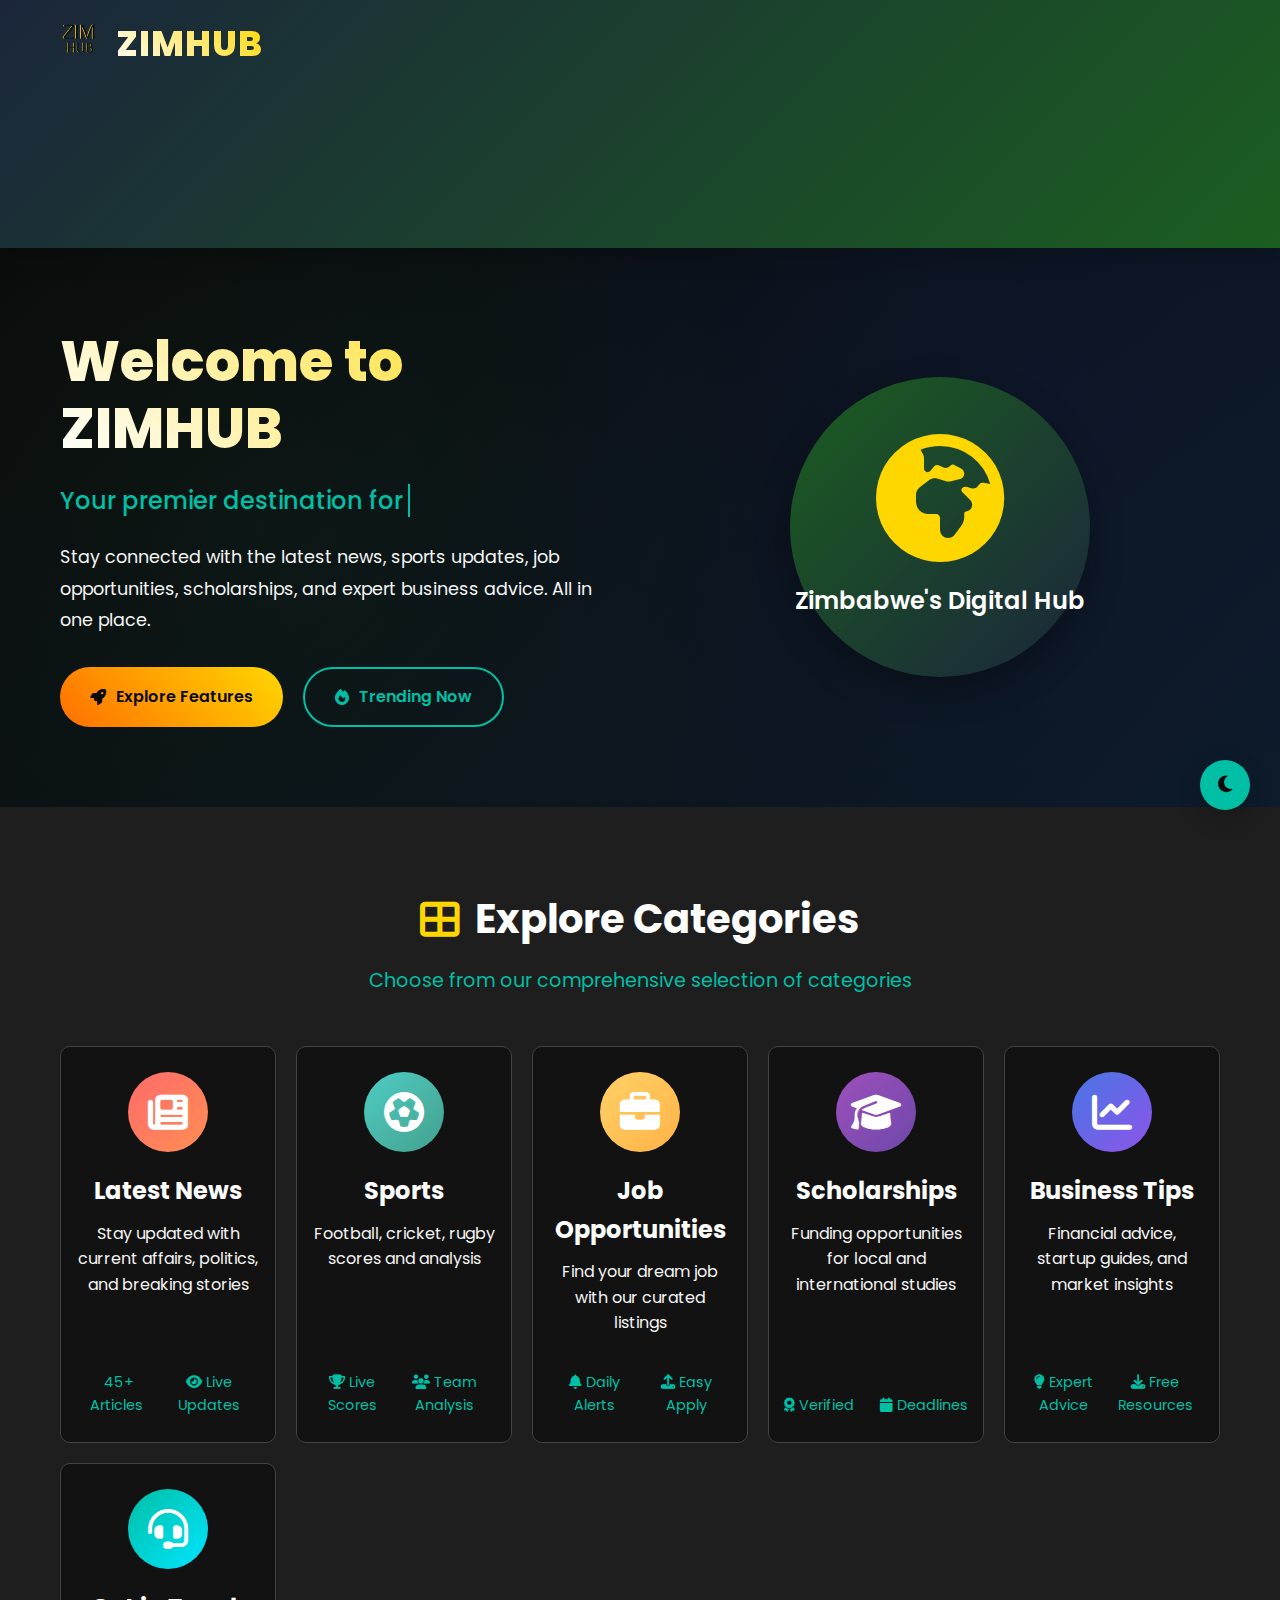
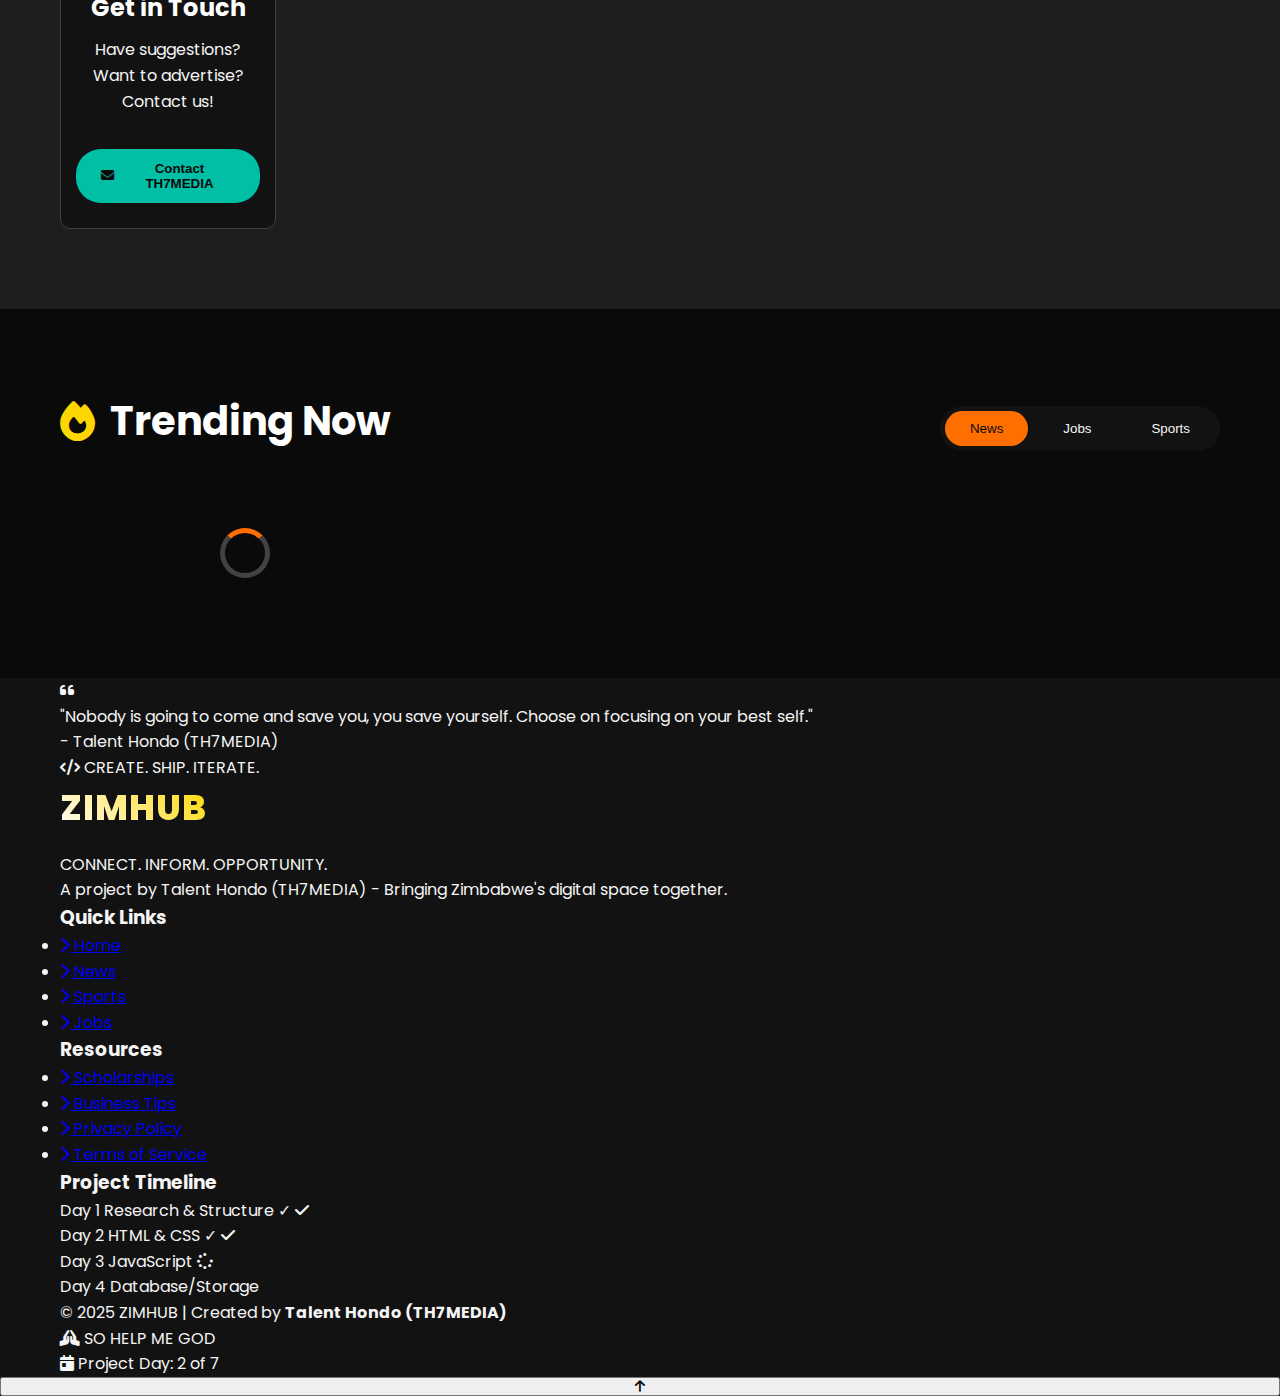
<file: index.html>
<!DOCTYPE html>
<html lang="en">
<head>
    <meta charset="UTF-8">
    <meta name="viewport" content="width=device-width, initial-scale=1.0">
    <title>ZIMHUB | CONNECT. INFORM. OPPORTUNITY.</title>
    
    <!-- CSS -->
    <link rel="stylesheet" href="css/style-main.css">
    
    <link href="https://fonts.googleapis.com/css2?family=Poppins:wght@300;400;600;700;800&family=Roboto:wght@400;500;700&display=swap" rel="stylesheet">
    <link rel="stylesheet" href="https://cdnjs.cloudflare.com/ajax/libs/font-awesome/6.4.0/css/all.min.css">
</head>
<body class="page-transition">
    <!-- HEADER -->
    <header class="main-header animate-color-wave">
        <div class="container">
            <!-- LOGO -->
            <div class="logo-container" style="cursor: pointer;" onclick="window.location.href='index.html'">
                <img src="images/logo.png" alt="ZIMHUB Logo" class="logo-img">
                <h1 class="logo-text animate-text-glow">ZIM<span style="color: var(--accent-gold);">HUB</span></h1>
            </div>
            
            <!-- TAGLINE -->
            <div class="tagline animate-fade-up delay-1">
                <h2>CONNECT. INFORM. OPPORTUNITY.</h2>
            </div>
            
            <!-- SEARCH BAR -->
            <div class="search-container animate-fade-up delay-2">
                <div class="search-wrapper">
                    <i class="fas fa-search search-icon"></i>
                    <input type="text" id="searchInput" placeholder="Search news, jobs, scholarships...">
                    <button id="searchBtn" class="hover-glow">
                        <i class="fas fa-arrow-right"></i>
                    </button>
                </div>
            </div>
            
            <!-- NAVIGATION MENU -->
            <nav class="main-nav">
                <ul class="nav-list animate-fade-up delay-3">
                    <li><a href="index.html" class="active hover-color-shift"><i class="fas fa-home"></i> Home</a></li>
                    <li><a href="news.html" class="hover-color-shift"><i class="fas fa-newspaper"></i> News</a></li>
                    <li><a href="sports.html" class="hover-color-shift"><i class="fas fa-futbol"></i> Sports</a></li>
                    <li><a href="jobs.html" class="hover-color-shift"><i class="fas fa-briefcase"></i> Jobs</a></li>
                    <li><a href="Scholarships.html" class="hover-color-shift"><i class="fas fa-graduation-cap"></i> Scholarships</a></li>
                    <li><a href="business.html" class="hover-color-shift"><i class="fas fa-chart-line"></i> Business Tips</a></li>
                </ul>
            </nav>
            
            <!-- MOBILE MENU -->
            <button class="mobile-menu-btn animate-pulse-slow">
                <i class="fas fa-bars"></i>
            </button>
        </div>
    </header>

    <!-- HERO SECTION -->
    <section class="hero-section">
        <div class="container">
            <div class="hero-content animate-slide-left">
                <h1 class="hero-title">
                    Welcome to <span class="highlight">ZIMHUB</span>
                </h1>
                <p class="hero-subtitle">
                    Your premier destination for <span class="typing-text"></span>
                </p>
                <p class="hero-description">
                    Stay connected with the latest news, sports updates, job opportunities, 
                    scholarships, and expert business advice. All in one place.
                </p>
                <div class="hero-buttons">
                    <a href="#features" class="btn-primary hover-lift animate-float">
                        <i class="fas fa-rocket"></i> Explore Features
                    </a>
                    <a href="#trending" class="btn-secondary hover-lift">
                        <i class="fas fa-fire"></i> Trending Now
                    </a>
                </div>
            </div>
            
            <div class="hero-image animate-slide-right delay-1">
                <div class="image-placeholder">
                    <i class="fas fa-globe-africa"></i>
                    <h3>Zimbabwe's Digital Hub</h3>
                </div>
            </div>
        </div>
    </section>

    <!-- FEATURED CATEGORIES -->
    <section id="features" class="categories-section">
        <div class="container">
            <h2 class="section-title animate-fade-up">
                <i class="fas fa-th-large"></i> Explore Categories
            </h2>
            <p class="section-subtitle animate-fade-up delay-1">
                Choose from our comprehensive selection of categories
            </p>
            
            <div class="categories-grid">
                <!-- NEWS CARD -->
                <a href="news.html" class="category-card hover-lift animate-fade-up delay-1">
                    <div class="card-icon news-bg">
                        <i class="fas fa-newspaper"></i>
                    </div>
                    <h3>Latest News</h3>
                    <p>Stay updated with current affairs, politics, and breaking stories</p>
                    <div class="card-stats">
                        <span><i class="fas fa-article"></i> 45+ Articles</span>
                        <span><i class="fas fa-eye"></i> Live Updates</span>
                    </div>
                </a>
                
                <!-- SPORTS CARD -->
                <a href="sports.html" class="category-card hover-lift animate-fade-up delay-2">
                    <div class="card-icon sports-bg">
                        <i class="fas fa-futbol"></i>
                    </div>
                    <h3>Sports</h3>
                    <p>Football, cricket, rugby scores and analysis</p>
                    <div class="card-stats">
                        <span><i class="fas fa-trophy"></i> Live Scores</span>
                        <span><i class="fas fa-users"></i> Team Analysis</span>
                    </div>
                </a>
                
                <!-- JOBS CARD -->
                <a href="jobs.html" class="category-card hover-lift animate-fade-up delay-3">
                    <div class="card-icon jobs-bg">
                        <i class="fas fa-briefcase"></i>
                    </div>
                    <h3>Job Opportunities</h3>
                    <p>Find your dream job with our curated listings</p>
                    <div class="card-stats">
                        <span><i class="fas fa-bell"></i> Daily Alerts</span>
                        <span><i class="fas fa-upload"></i> Easy Apply</span>
                    </div>
                </a>
                
                <!-- SCHOLARSHIPS CARD -->
                <a href="scholarships.html" class="category-card hover-lift animate-fade-up delay-4">
                    <div class="card-icon scholarship-bg">
                        <i class="fas fa-graduation-cap"></i>
                    </div>
                    <h3>Scholarships</h3>
                    <p>Funding opportunities for local and international studies</p>
                    <div class="card-stats">
                        <span><i class="fas fa-award"></i> Verified</span>
                        <span><i class="fas fa-calendar"></i> Deadlines</span>
                    </div>
                </a>
                
                <!-- BUSINESS CARD -->
                <a href="business.html" class="category-card hover-lift animate-fade-up delay-5">
                    <div class="card-icon business-bg">
                        <i class="fas fa-chart-line"></i>
                    </div>
                    <h3>Business Tips</h3>
                    <p>Financial advice, startup guides, and market insights</p>
                    <div class="card-stats">
                        <span><i class="fas fa-lightbulb"></i> Expert Advice</span>
                        <span><i class="fas fa-download"></i> Free Resources</span>
                    </div>
                    
                </a>
                
                <!-- CONTACT CARD -->
                <div class="category-card contact-card hover-lift animate-fade-up delay-6">
                    <div class="card-icon contact-bg">
                        <i class="fas fa-headset"></i>
                    </div>
                    <h3>Get in Touch</h3>
                    <p>Have suggestions? Want to advertise? Contact us!</p>
                    <button class="btn-contact hover-glow">
                        <i class="fas fa-envelope"></i> Contact TH7MEDIA
                    </button>
                </div>
            </div>
        </div>
    </section>
<script async src="https://pagead2.googlesyndication.com/pagead/js/adsbygoogle.js?client=ca-pub-3621477412397698"
     crossorigin="anonymous"></script>
    <!-- TRENDING NOW SECTION -->
    <section id="trending" class="trending-section">
        <div class="container">
            <div class="section-header">
                <h2 class="section-title animate-fade-up">
                    <i class="fas fa-fire"></i> Trending Now
                </h2>
                <div class="trending-tabs animate-fade-up delay-1">
                    <button class="tab-btn active" data-tab="news">News</button>
                    <button class="tab-btn" data-tab="jobs">Jobs</button>
                    <button class="tab-btn" data-tab="sports">Sports</button>
                </div>
            </div>
            
            <div class="trending-content">
                <!-- NEWS TAB -->
                <div class="tab-pane active" id="news-tab">
                    <div class="trending-grid">
                        <!-- Trending items will be loaded by JS -->
                        <div class="loading-spinner"></div>
                    </div>
                </div>
                
                <!-- JOBS TAB -->
                <div class="tab-pane" id="jobs-tab">
                    <div class="trending-grid">
                        <div class="loading-spinner"></div>
                    </div>
                </div>
                
                <!-- SPORTS TAB -->
                <div class="tab-pane" id="sports-tab">
                    <div class="trending-grid">
                        <div class="loading-spinner"></div>
                    </div>
                </div>
            </div>
        </div>
    </section>

    <!-- QUOTE SECTION -->
    <section class="quote-section animate-color-wave">
        <div class="container">
            <div class="quote-content animate-fade-up">
                <i class="fas fa-quote-left quote-icon"></i>
                <p class="quote-text">
                    "Nobody is going to come and save you, you save yourself. 
                    Choose on focusing on your best self."
                </p>
                <p class="quote-author">- Talent Hondo (TH7MEDIA)</p>
                <div class="quote-tag">
                    <i class="fas fa-code"></i> CREATE. SHIP. ITERATE.
                </div>
            </div>
        </div>
    </section>

    <!-- FOOTER -->
    <footer class="main-footer">
        <div class="container">
            <div class="footer-grid">
                <div class="footer-col animate-fade-up">
                    <div class="logo-container">
                        <h2 class="logo-text">ZIM<span style="color: var(--accent-gold);">HUB</span></h2>
                    </div>
                    <p class="footer-motto">CONNECT. INFORM. OPPORTUNITY.</p>
                    <p class="footer-description">
                        A project by Talent Hondo (TH7MEDIA) - Bringing Zimbabwe's digital space together.
                    </p>
                </div>
                
                <div class="footer-col animate-fade-up delay-1">
                    <h3>Quick Links</h3>
                    <ul class="footer-links">
                        <li><a href="index.html"><i class="fas fa-chevron-right"></i> Home</a></li>
                        <li><a href="news.html"><i class="fas fa-chevron-right"></i> News</a></li>
                        <li><a href="sports.html"><i class="fas fa-chevron-right"></i> Sports</a></li>
                        <li><a href="jobs.html"><i class="fas fa-chevron-right"></i> Jobs</a></li>
                    </ul>
                </div>
                
                <div class="footer-col animate-fade-up delay-2">
                    <h3>Resources</h3>
                    <ul class="footer-links">
                        <li><a href="scholarships.html"><i class="fas fa-chevron-right"></i> Scholarships</a></li>
                        <li><a href="business.html"><i class="fas fa-chevron-right"></i> Business Tips</a></li>
                        <li><a href="#"><i class="fas fa-chevron-right"></i> Privacy Policy</a></li>
                        <li><a href="#"><i class="fas fa-chevron-right"></i> Terms of Service</a></li>
                    </ul>
                </div>
                
                <div class="footer-col animate-fade-up delay-3">
                    <h3>Project Timeline</h3>
                    <div class="timeline">
                        <div class="timeline-item active">
                            <span class="timeline-day">Day 1</span>
                            <span class="timeline-task">Research & Structure ✓</span>
                        </div>
                        <div class="timeline-item active">
                            <span class="timeline-day">Day 2</span>
                            <span class="timeline-task">HTML & CSS ✓</span>
                        </div>
                        <div class="timeline-item">
                            <span class="timeline-day">Day 3</span>
                            <span class="timeline-task">JavaScript</span>
                        </div>
                        <div class="timeline-item">
                            <span class="timeline-day">Day 4</span>
                            <span class="timeline-task">Database/Storage</span>
                        </div>
                    </div>
                </div>
            </div>
            
            <div class="footer-bottom animate-fade-up delay-4">
                <p class="copyright">
                    © 2025 ZIMHUB | Created by <strong>Talent Hondo (TH7MEDIA)</strong>
                </p>
                <p class="prayer">
                    <i class="fas fa-hands-praying"></i> SO HELP ME GOD
                </p>
                <p class="day-counter">
                    <i class="fas fa-calendar-day"></i> Project Day: <span id="currentDay">2</span> of 7
                </p>
            </div>
        </div>
    </footer>

    <!-- BACK TO TOP BUTTON -->
    <button id="backToTop" class="back-to-top hover-lift">
        <i class="fas fa-arrow-up"></i>
    </button>

    <!-- JavaScript -->
    
<script src="js/utils.js"></script>

<!-- Update main.js reference -->
<script src="js/main.js" defer></script>
    <script src="js/homepage.js"></script>
</body>
</html>
</file>
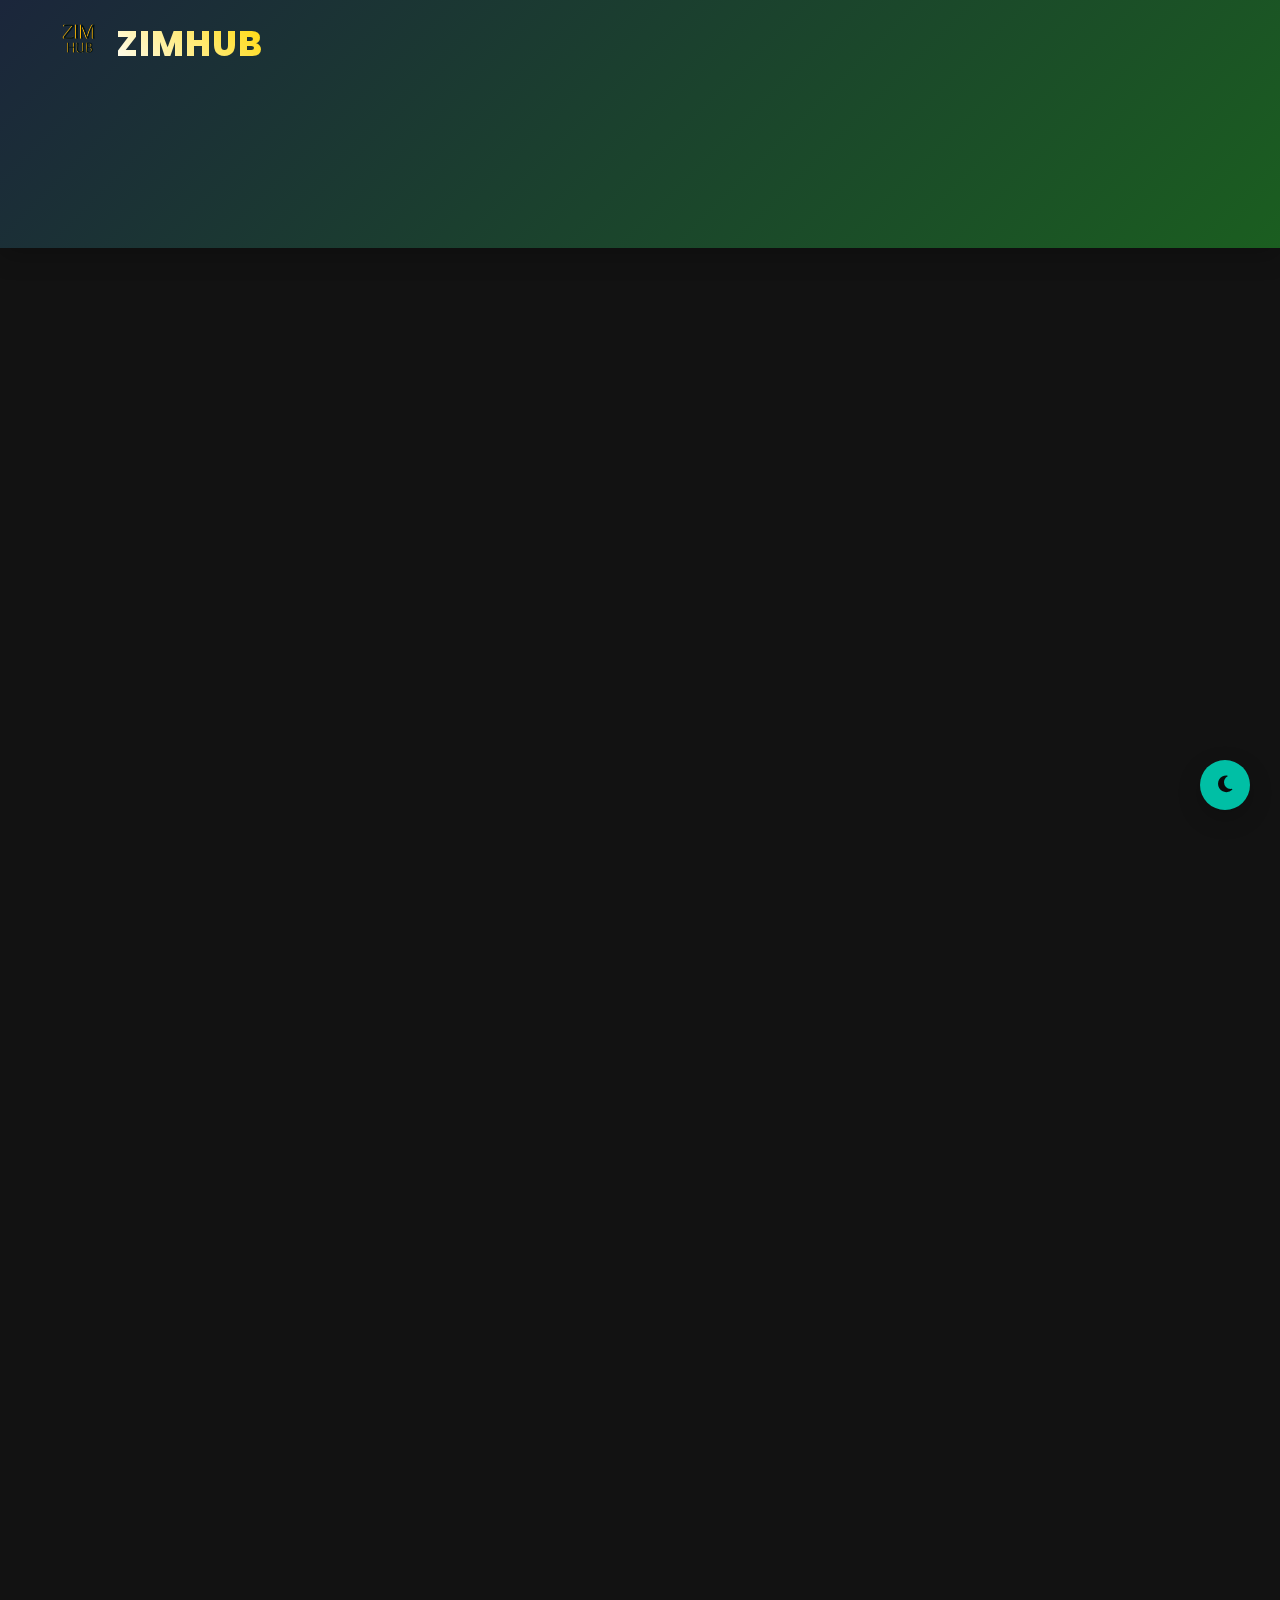
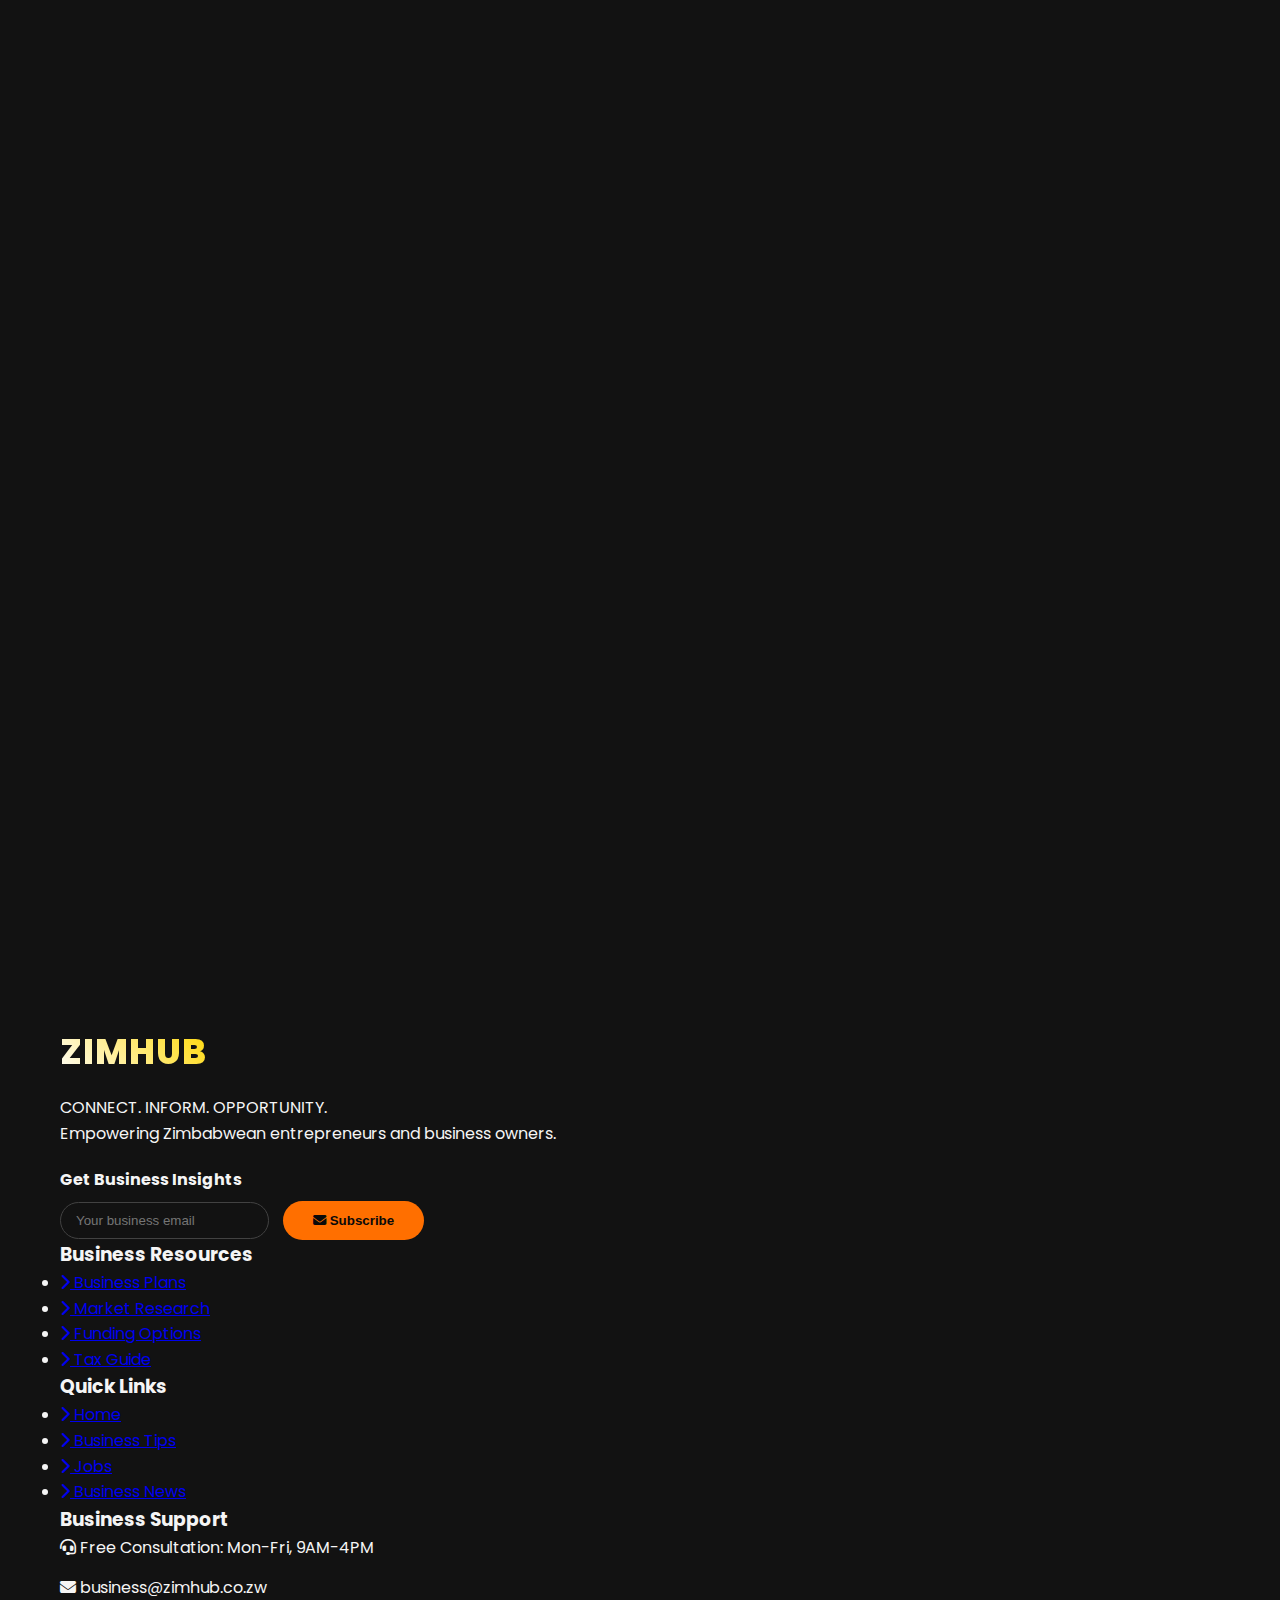
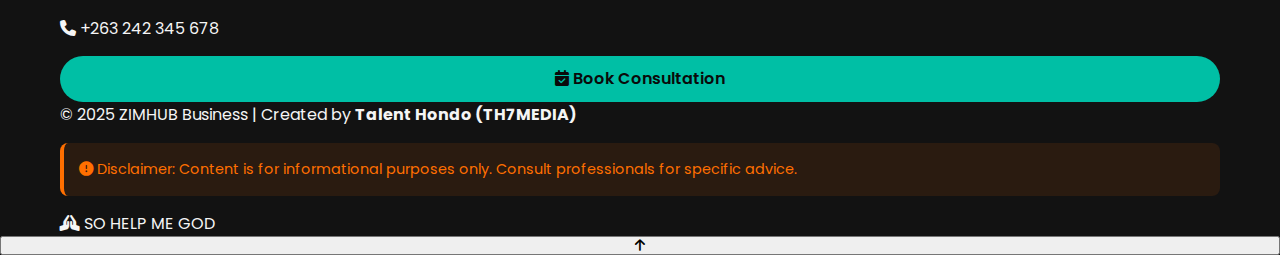
<file: Business.html>
<!DOCTYPE html>
<html lang="en">
<head>
    <meta charset="UTF-8">
    <meta name="viewport" content="width=device-width, initial-scale=1.0">
    <title>Business Tips | ZIMHUB</title>
    <link rel="stylesheet" href="css/style-main.css">
    <link href="https://fonts.googleapis.com/css2?family=Poppins:wght@300;400;600;700;800&family=Roboto:wght@400;500;700&display=swap" rel="stylesheet">
    <link rel="stylesheet" href="https://cdnjs.cloudflare.com/ajax/libs/font-awesome/6.4.0/css/all.min.css">
</head>
<body class="page-transition">
    <!-- HEADER -->
    <header class="main-header color-wave">
        <div class="container">
            <div class="logo-container" onclick="window.location.href='index.html'">
                <img src="images/logo.png" alt="ZIMHUB Logo" class="logo-img">
                <h1 class="logo-text">ZIM<span style="color: var(--accent-gold);">HUB</span></h1>
            </div>
            
            <div class="tagline">
                <h2>GROW YOUR BUSINESS. ACHIEVE SUCCESS.</h2>
            </div>
            
            <div class="search-container">
                <div class="search-wrapper">
                    <i class="fas fa-search search-icon"></i>
                    <input type="text" id="searchInput" placeholder="Search business topics...">
                    <button id="searchBtn" class="hover-glow">
                        <i class="fas fa-arrow-right"></i>
                    </button>
                </div>
            </div>
            
            <nav class="main-nav">
                <ul class="nav-list">
                    <li><a href="index.html"><i class="fas fa-home"></i> Home</a></li>
                    <li><a href="news.html"><i class="fas fa-newspaper"></i> News</a></li>
                    <li><a href="sports.html"><i class="fas fa-futbol"></i> Sports</a></li>
                    <li><a href="jobs.html"><i class="fas fa-briefcase"></i> Jobs</a></li>
                    <li><a href="scholarships.html"><i class="fas fa-graduation-cap"></i> Scholarships</a></li>
                    <li><a href="business.html" class="active"><i class="fas fa-chart-line"></i> Business Tips</a></li>
                </ul>
            </nav>
            
            <button class="mobile-menu-btn">
                <i class="fas fa-bars"></i>
            </button>
        </div>
    </header>

    <!-- BUSINESS PAGE CONTENT -->
    <main class="container">
        <!-- Page Header -->
        <div class="page-header fade-in-up">
            <h1><i class="fas fa-briefcase"></i> Business & Finance Hub</h1>
            <p>Expert advice, market insights, and strategies to grow your business in Zimbabwe</p>
        </div>
        
        <!-- Quick Stats -->
        <div class="quick-stats fade-in-up delay-1">
            <div class="stat-card hover-lift">
                <div class="stat-icon">
                    <i class="fas fa-chart-line"></i>
                </div>
                <div class="stat-content">
                    <h3>Market Growth</h3>
                    <p class="stat-value">+4.2%</p>
                    <p class="stat-desc">Zimbabwe GDP Growth 2024</p>
                </div>
            </div>
            
            <div class="stat-card hover-lift">
                <div class="stat-icon">
                    <i class="fas fa-dollar-sign"></i>
                </div>
                <div class="stat-content">
                    <h3>Forex Rate</h3>
                    <p class="stat-value">1:560</p>
                    <p class="stat-desc">USD to ZWL</p>
                </div>
            </div>
            
            <div class="stat-card hover-lift">
                <div class="stat-icon">
                    <i class="fas fa-building"></i>
                </div>
                <div class="stat-content">
                    <h3>Startups</h3>
                    <p class="stat-value">245+</p>
                    <p class="stat-desc">Registered in 2024</p>
                </div>
            </div>
            
            <div class="stat-card hover-lift">
                <div class="stat-icon">
                    <i class="fas fa-users"></i>
                </div>
                <div class="stat-content">
                    <h3>Employment</h3>
                    <p class="stat-value">12.4%</p>
                    <p class="stat-desc">Formal Sector Growth</p>
                </div>
            </div>
        </div>
        
        <!-- Business Categories -->
        <section class="business-categories fade-in-up delay-2">
            <h2><i class="fas fa-th-large"></i> Business Topics</h2>
            <div class="categories-grid">
                <a href="#" class="category-card hover-lift">
                    <div class="category-icon finance">
                        <i class="fas fa-money-check-alt"></i>
                    </div>
                    <h3>Financial Management</h3>
                    <p>Budgeting, accounting, cash flow management</p>
                    <span class="article-count">15 Articles</span>
                </a>
                
                <a href="#" class="category-card hover-lift">
                    <div class="category-icon marketing">
                        <i class="fas fa-bullhorn"></i>
                    </div>
                    <h3>Marketing & Sales</h3>
                    <p>Digital marketing, branding, customer acquisition</p>
                    <span class="article-count">22 Articles</span>
                </a>
                
                <a href="#" class="category-card hover-lift">
                    <div class="category-icon startup">
                        <i class="fas fa-rocket"></i>
                    </div>
                    <h3>Startup Guide</h3>
                    <p>Business planning, funding, legal requirements</p>
                    <span class="article-count">18 Articles</span>
                </a>
                
                <a href="#" class="category-card hover-lift">
                    <div class="category-icon tech">
                        <i class="fas fa-laptop-code"></i>
                    </div>
                    <h3>Tech for Business</h3>
                    <p>Digital tools, e-commerce, automation</p>
                    <span class="article-count">12 Articles</span>
                </a>
            </div>
        </section>
        
        <!-- Featured Articles -->
        <section class="featured-articles fade-in-up delay-3">
            <h2><i class="fas fa-star"></i> Featured Business Tips</h2>
            <div class="articles-grid">
                <article class="article-card hover-lift">
                    <div class="article-image">
                        <div class="image-placeholder">
                            <i class="fas fa-chart-pie"></i>
                        </div>
                        <span class="article-tag finance-tag">Finance</span>
                    </div>
                    <div class="article-content">
                        <h3>Managing Cash Flow in Tough Economy</h3>
                        <p class="article-excerpt">Practical strategies to maintain positive cash flow and survive economic challenges in Zimbabwe's business environment.</p>
                        <div class="article-meta">
                            <span><i class="fas fa-user"></i> Finance Expert</span>
                            <span><i class="fas fa-clock"></i> 5 days ago</span>
                            <span><i class="fas fa-eye"></i> 3.2k reads</span>
                        </div>
                        <a href="#" class="read-article-btn">
                            Read Article <i class="fas fa-arrow-right"></i>
                        </a>
                    </div>
                </article>
                
                <article class="article-card hover-lift">
                    <div class="article-image">
                        <div class="image-placeholder">
                            <i class="fas fa-shopping-cart"></i>
                        </div>
                        <span class="article-tag ecommerce-tag">E-commerce</span>
                    </div>
                    <div class="article-content">
                        <h3>Starting an Online Business in Zimbabwe</h3>
                        <p class="article-excerpt">Complete guide to launching your e-commerce store, from platform selection to payment gateways and delivery logistics.</p>
                        <div class="article-meta">
                            <span><i class="fas fa-user"></i> E-commerce Coach</span>
                            <span><i class="fas fa-clock"></i> 1 week ago</span>
                            <span><i class="fas fa-eye"></i> 4.1k reads</span>
                        </div>
                        <a href="#" class="read-article-btn">
                            Read Article <i class="fas fa-arrow-right"></i>
                        </a>
                    </div>
                </article>
            </div>
        </section>
        
        <!-- Financial Tools -->
        <section class="financial-tools fade-in-up delay-4">
            <div class="tools-header">
                <h2><i class="fas fa-calculator"></i> Financial Calculators</h2>
                <p>Use our free tools to make informed business decisions</p>
            </div>
            <div class="tools-grid">
                <div class="tool-card hover-lift">
                    <div class="tool-icon">
                        <i class="fas fa-percentage"></i>
                    </div>
                    <h3>Loan Calculator</h3>
                    <p>Calculate monthly payments and total interest for business loans</p>
                    <button class="use-tool-btn">
                        <i class="fas fa-external-link-alt"></i> Use Tool
                    </button>
                </div>
                
                <div class="tool-card hover-lift">
                    <div class="tool-icon">
                        <i class="fas fa-chart-bar"></i>
                    </div>
                    <h3>ROI Calculator</h3>
                    <p>Calculate return on investment for your business projects</p>
                    <button class="use-tool-btn">
                        <i class="fas fa-external-link-alt"></i> Use Tool
                    </button>
                </div>
                
                <div class="tool-card hover-lift">
                    <div class="tool-icon">
                        <i class="fas fa-file-invoice-dollar"></i>
                    </div>
                    <h3>Invoice Generator</h3>
                    <p>Create professional invoices for your clients in minutes</p>
                    <button class="use-tool-btn">
                        <i class="fas fa-external-link-alt"></i> Use Tool
                    </button>
                </div>
            </div>
        </section>
        
        <!-- Business Directory -->
        <section class="business-directory fade-in-up delay-5">
            <div class="directory-header">
                <h2><i class="fas fa-address-book"></i> Business Directory</h2>
                <p>Connect with trusted service providers</p>
            </div>
            <div class="directory-categories">
                <div class="directory-category">
                    <h4><i class="fas fa-balance-scale"></i> Legal Services</h4>
                    <div class="directory-items">
                        <span>Business Registration</span>
                        <span>Contract Lawyers</span>
                        <span>Tax Consultants</span>
                    </div>
                </div>
                
                <div class="directory-category">
                    <h4><i class="fas fa-wifi"></i> Digital Services</h4>
                    <div class="directory-items">
                        <span>Web Development</span>
                        <span>Digital Marketing</span>
                        <span>Graphic Design</span>
                    </div>
                </div>
                
                <div class="directory-category">
                    <h4><i class="fas fa-truck"></i> Logistics</h4>
                    <div class="directory-items">
                        <span>Courier Services</span>
                        <span>Warehousing</span>
                        <span>Import/Export</span>
                    </div>
                </div>
            </div>
        </section>
    </main>

    <!-- FOOTER -->
    <footer class="main-footer">
        <div class="container">
            <div class="footer-grid">
                <div class="footer-col">
                    <div class="logo-container">
                        <h2 class="logo-text">ZIM<span style="color: var(--accent-gold);">HUB</span></h2>
                    </div>
                    <p class="footer-motto">CONNECT. INFORM. OPPORTUNITY.</p>
                    <p class="footer-description">
                        Empowering Zimbabwean entrepreneurs and business owners.
                    </p>
                    <div class="newsletter-signup">
                        <p><strong>Get Business Insights</strong></p>
                        <input type="email" placeholder="Your business email">
                        <button class="subscribe-btn">
                            <i class="fas fa-envelope"></i> Subscribe
                        </button>
                    </div>
                </div>
                
                <div class="footer-col">
                    <h3>Business Resources</h3>
                    <ul class="footer-links">
                        <li><a href="#"><i class="fas fa-chevron-right"></i> Business Plans</a></li>
                        <li><a href="#"><i class="fas fa-chevron-right"></i> Market Research</a></li>
                        <li><a href="#"><i class="fas fa-chevron-right"></i> Funding Options</a></li>
                        <li><a href="#"><i class="fas fa-chevron-right"></i> Tax Guide</a></li>
                    </ul>
                </div>
                
                <div class="footer-col">
                    <h3>Quick Links</h3>
                    <ul class="footer-links">
                        <li><a href="index.html"><i class="fas fa-chevron-right"></i> Home</a></li>
                        <li><a href="business.html"><i class="fas fa-chevron-right"></i> Business Tips</a></li>
                        <li><a href="jobs.html"><i class="fas fa-chevron-right"></i> Jobs</a></li>
                        <li><a href="news.html"><i class="fas fa-chevron-right"></i> Business News</a></li>
                    </ul>
                </div>
                
                <div class="footer-col">
                    <h3>Business Support</h3>
                    <div class="support-info">
                        <p><i class="fas fa-headset"></i> Free Consultation: Mon-Fri, 9AM-4PM</p>
                        <p><i class="fas fa-envelope"></i> business@zimhub.co.zw</p>
                        <p><i class="fas fa-phone"></i> +263 242 345 678</p>
                        <a href="#" class="consult-btn">
                            <i class="fas fa-calendar-check"></i> Book Consultation
                        </a>
                    </div>
                </div>
            </div>
            
            <div class="footer-bottom">
                <p class="copyright">
                    © 2025 ZIMHUB Business | Created by <strong>Talent Hondo (TH7MEDIA)</strong>
                </p>
                <div class="business-disclaimer">
                    <p><i class="fas fa-exclamation-circle"></i> Disclaimer: Content is for informational purposes only. Consult professionals for specific advice.</p>
                </div>
                <p class="prayer">
                    <i class="fas fa-hands-praying"></i> SO HELP ME GOD
                </p>
            </div>
        </div>
    </footer>

    <!-- BACK TO TOP -->
    <button id="backToTop" class="back-to-top hover-lift">
        <i class="fas fa-arrow-up"></i>
    </button>

    <!-- JavaScript -->
   <script src="js/utils.js"></script>

<!-- Update main.js reference -->
<script src="js/main.js" defer></script>
    <script src="js/business.js"></script>
</body>
</html>
</file>
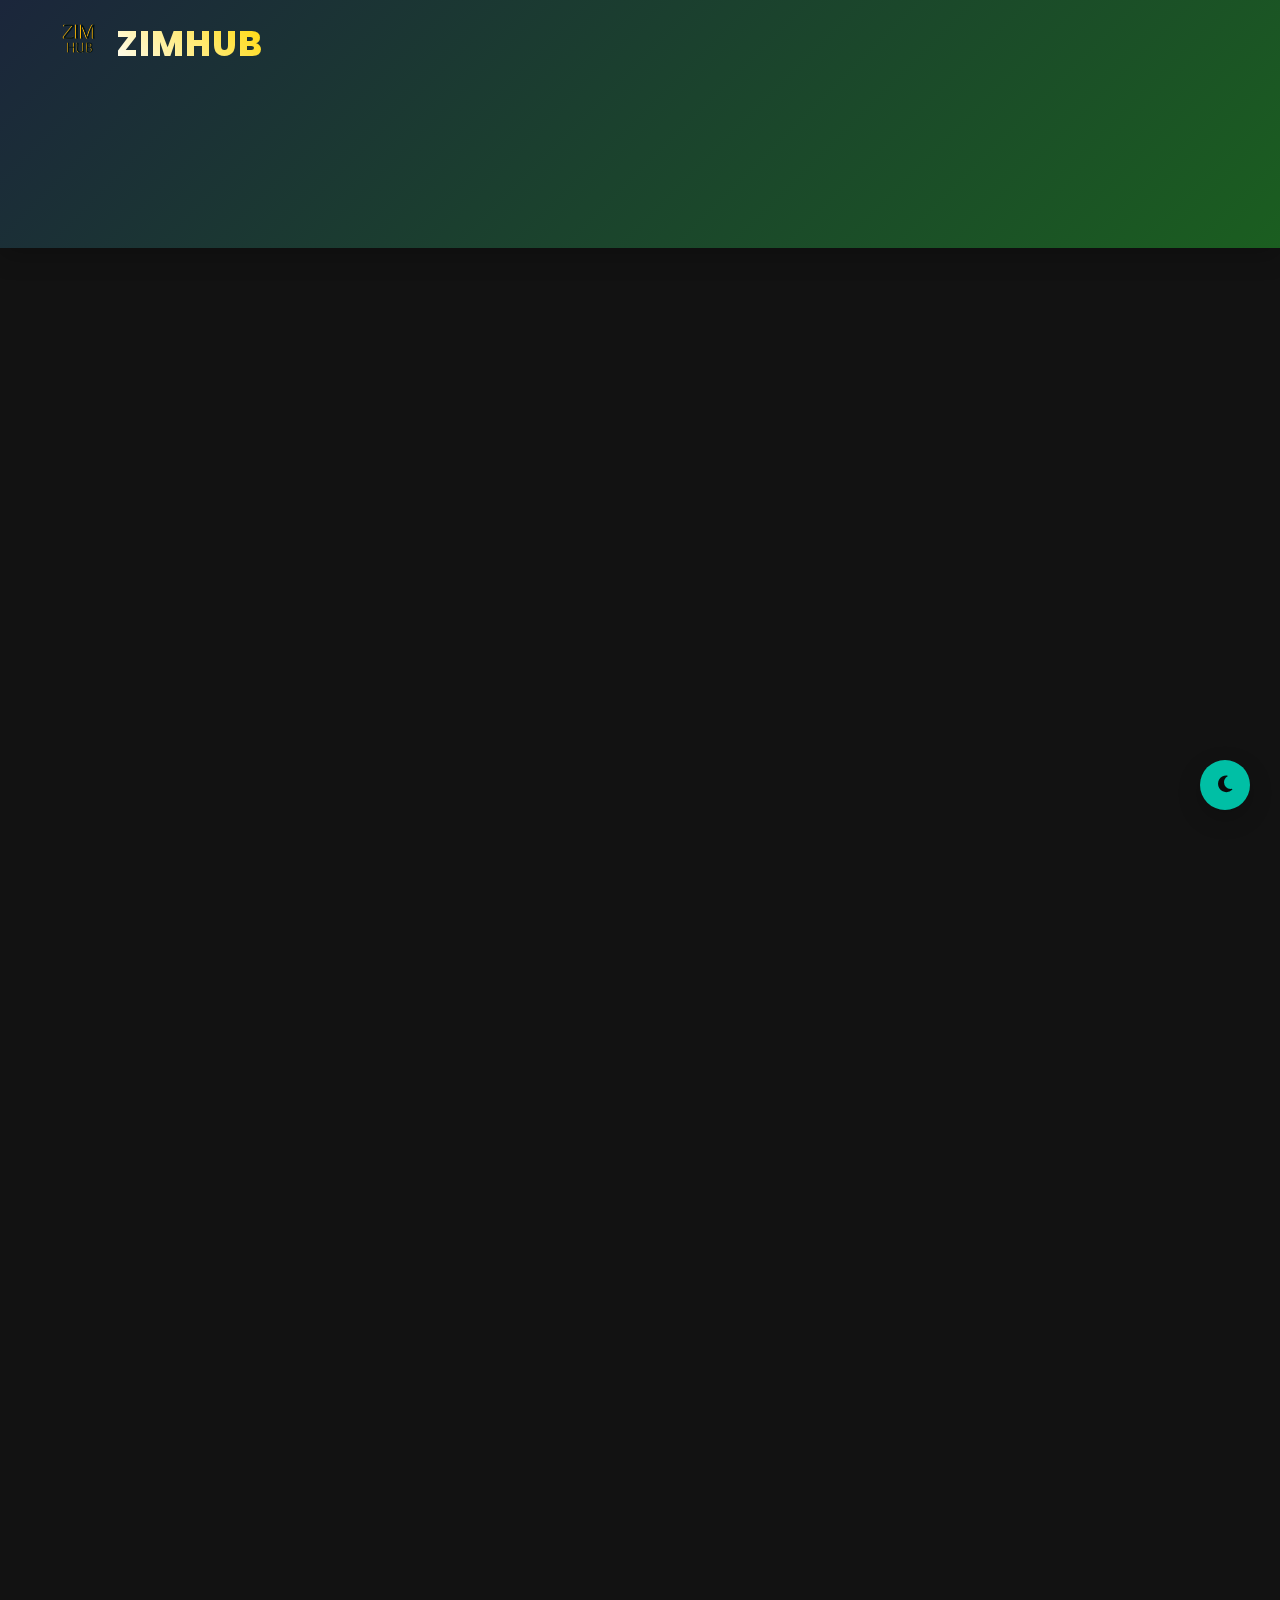
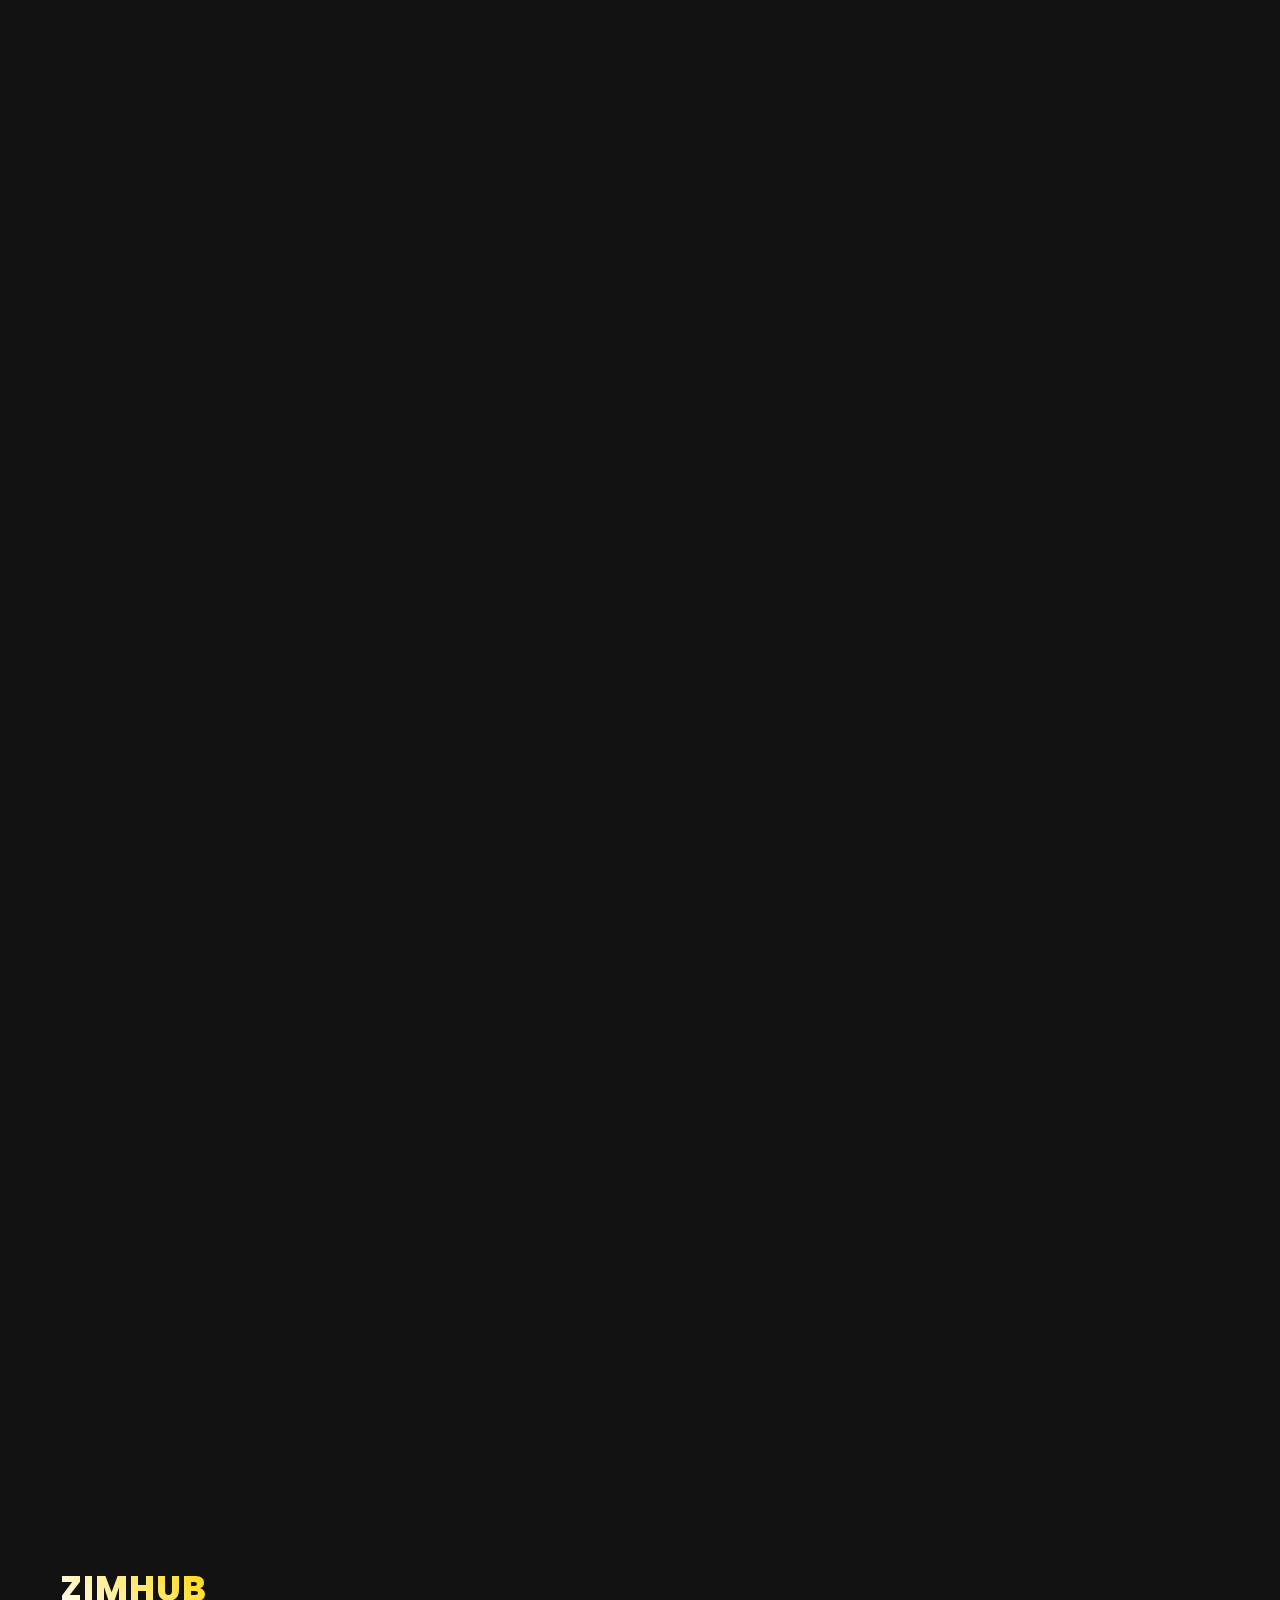
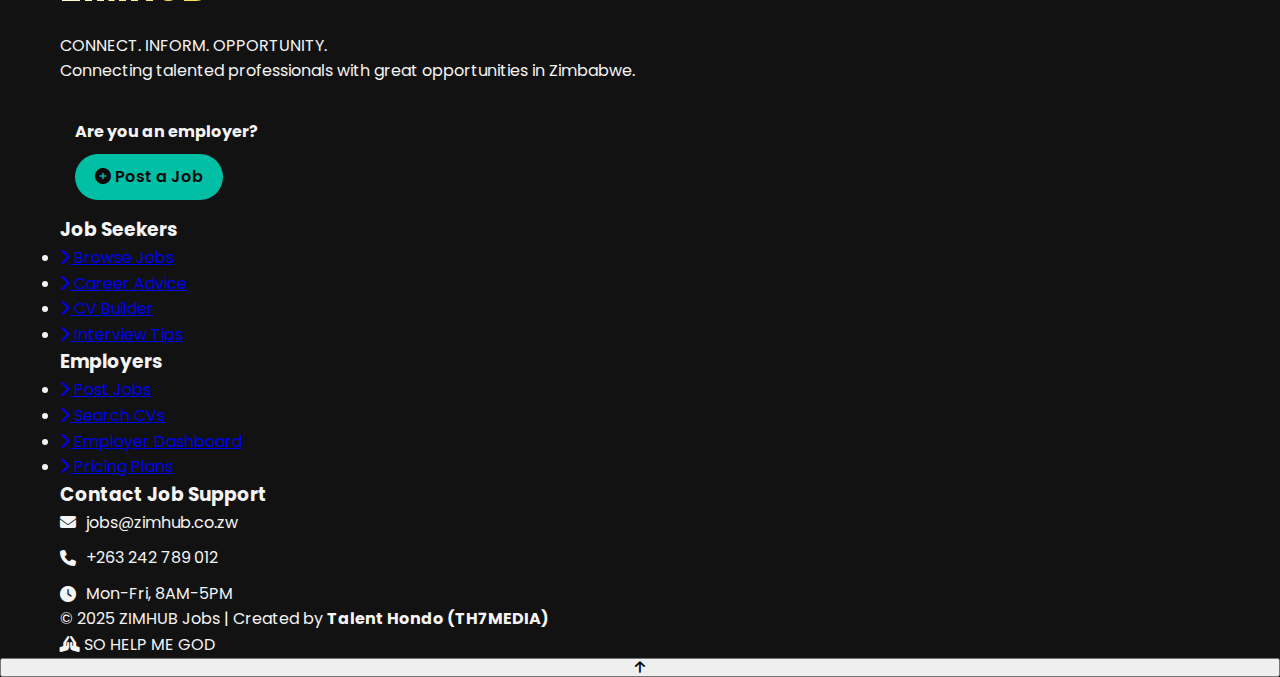
<file: Jobs.html>
<!DOCTYPE html>
<html lang="en">
<head>
    <meta charset="UTF-8">
    <meta name="viewport" content="width=device-width, initial-scale=1.0">
    <title>Job Opportunities | ZIMHUB</title>
    <link rel="stylesheet" href="css/style-main.css">
    <link href="https://fonts.googleapis.com/css2?family=Poppins:wght@300;400;600;700;800&family=Roboto:wght@400;500;700&display=swap" rel="stylesheet">
    <link rel="stylesheet" href="https://cdnjs.cloudflare.com/ajax/libs/font-awesome/6.4.0/css/all.min.css">
</head>
<body class="page-transition">
    <!-- HEADER -->
    <header class="main-header color-wave">
        <div class="container">
            <div class="logo-container" onclick="window.location.href='index.html'">
                <img src="images/logo.png" alt="ZIMHUB Logo" class="logo-img">
                <h1 class="logo-text">ZIM<span style="color: var(--accent-gold);">HUB</span></h1>
            </div>
            
            <div class="tagline">
                <h2>FIND YOUR DREAM JOB TODAY</h2>
            </div>
            
            <div class="search-container">
                <div class="search-wrapper">
                    <i class="fas fa-search search-icon"></i>
                    <input type="text" id="searchInput" placeholder="Search jobs by title, company, or location...">
                    <button id="searchBtn" class="hover-glow">
                        <i class="fas fa-arrow-right"></i>
                    </button>
                </div>
            </div>
            
            <nav class="main-nav">
                <ul class="nav-list">
                    <li><a href="index.html"><i class="fas fa-home"></i> Home</a></li>
                    <li><a href="news.html"><i class="fas fa-newspaper"></i> News</a></li>
                    <li><a href="sports.html"><i class="fas fa-futbol"></i> Sports</a></li>
                    <li><a href="jobs.html" class="active"><i class="fas fa-briefcase"></i> Jobs</a></li>
                    <li><a href="scholarships.html"><i class="fas fa-graduation-cap"></i> Scholarships</a></li>
                    <li><a href="business.html"><i class="fas fa-chart-line"></i> Business Tips</a></li>
                </ul>
            </nav>
            
            <button class="mobile-menu-btn">
                <i class="fas fa-bars"></i>
            </button>
        </div>
    </header>

    <!-- JOBS PAGE CONTENT -->
    <main class="container">
        <!-- Page Header -->
        <div class="page-header fade-in-up">
            <h1><i class="fas fa-briefcase"></i> Job Opportunities</h1>
            <p>Find your next career move with our curated job listings from top employers in Zimbabwe</p>
        </div>
        
        <!-- Job Search Filters -->
        <div class="job-filters fade-in-up delay-1">
            <div class="filter-group">
                <label><i class="fas fa-map-marker-alt"></i> Location</label>
                <select class="filter-select">
                    <option value="">All Locations</option>
                    <option value="harare">Harare</option>
                    <option value="bulawayo">Bulawayo</option>
                    <option value="mutare">Mutare</option>
                    <option value="gweru">Gweru</option>
                    <option value="remote">Remote</option>
                </select>
            </div>
            
            <div class="filter-group">
                <label><i class="fas fa-filter"></i> Job Type</label>
                <select class="filter-select">
                    <option value="">All Types</option>
                    <option value="fulltime">Full-time</option>
                    <option value="parttime">Part-time</option>
                    <option value="contract">Contract</option>
                    <option value="internship">Internship</option>
                </select>
            </div>
            
            <div class="filter-group">
                <label><i class="fas fa-industry"></i> Industry</label>
                <select class="filter-select">
                    <option value="">All Industries</option>
                    <option value="tech">Technology</option>
                    <option value="finance">Finance</option>
                    <option value="healthcare">Healthcare</option>
                    <option value="education">Education</option>
                </select>
            </div>
            
            <button class="filter-btn">
                <i class="fas fa-search"></i> Filter Jobs
            </button>
        </div>
        
        <!-- Featured Jobs -->
        <section class="featured-jobs fade-in-up delay-2">
            <h2><i class="fas fa-star"></i> Featured Jobs</h2>
            <div class="jobs-grid">
                <div class="job-card hover-lift">
                    <div class="job-header">
                        <div class="company-logo">
                            <i class="fas fa-building"></i>
                        </div>
                        <div class="job-title">
                            <h3>Senior Software Developer</h3>
                            <p class="company-name">TechCorp Zimbabwe</p>
                        </div>
                        <span class="job-type fulltime">Full-time</span>
                    </div>
                    
                    <div class="job-details">
                        <p class="job-description">We're looking for an experienced developer to join our growing team. Must have 3+ years experience with React and Node.js.</p>
                        
                        <div class="job-meta">
                            <span><i class="fas fa-map-marker-alt"></i> Harare (Remote Available)</span>
                            <span><i class="fas fa-money-bill-wave"></i> $2,500 - $3,500/month</span>
                            <span><i class="fas fa-calendar"></i> Posted: 2 days ago</span>
                        </div>
                        
                        <div class="job-skills">
                            <span class="skill-tag">React</span>
                            <span class="skill-tag">Node.js</span>
                            <span class="skill-tag">MongoDB</span>
                            <span class="skill-tag">AWS</span>
                        </div>
                    </div>
                    
                    <div class="job-actions">
                        <button class="apply-btn">
                            <i class="fas fa-paper-plane"></i> Apply Now
                        </button>
                        <button class="save-btn">
                            <i class="far fa-bookmark"></i> Save
                        </button>
                    </div>
                </div>
                
                <div class="job-card hover-lift">
                    <div class="job-header">
                        <div class="company-logo">
                            <i class="fas fa-university"></i>
                        </div>
                        <div class="job-title">
                            <h3>Marketing Manager</h3>
                            <p class="company-name">Growth Finance Ltd</p>
                        </div>
                        <span class="job-type fulltime">Full-time</span>
                    </div>
                    
                    <div class="job-details">
                        <p class="job-description">Lead our marketing team and develop strategies to expand our market presence in the financial sector.</p>
                        
                        <div class="job-meta">
                            <span><i class="fas fa-map-marker-alt"></i> Bulawayo</span>
                            <span><i class="fas fa-money-bill-wave"></i> $2,000 - $2,800/month</span>
                            <span><i class="fas fa-calendar"></i> Posted: 1 week ago</span>
                        </div>
                        
                        <div class="job-skills">
                            <span class="skill-tag">Digital Marketing</span>
                            <span class="skill-tag">SEO</span>
                            <span class="skill-tag">Social Media</span>
                            <span class="skill-tag">Analytics</span>
                        </div>
                    </div>
                    
                    <div class="job-actions">
                        <button class="apply-btn">
                            <i class="fas fa-paper-plane"></i> Apply Now
                        </button>
                        <button class="save-btn">
                            <i class="far fa-bookmark"></i> Save
                        </button>
                    </div>
                </div>
            </div>
        </section>
        
        <!-- Job Categories -->
        <section class="job-categories fade-in-up delay-3">
            <h2><i class="fas fa-th-large"></i> Browse by Category</h2>
            <div class="categories-grid">
                <a href="#" class="category-card tech-category hover-lift">
                    <div class="category-icon">
                        <i class="fas fa-code"></i>
                    </div>
                    <h3>Technology</h3>
                    <p class="job-count">45 Jobs Available</p>
                </a>
                
                <a href="#" class="category-card finance-category hover-lift">
                    <div class="category-icon">
                        <i class="fas fa-chart-line"></i>
                    </div>
                    <h3>Finance</h3>
                    <p class="job-count">32 Jobs Available</p>
                </a>
                
                <a href="#" class="category-card healthcare-category hover-lift">
                    <div class="category-icon">
                        <i class="fas fa-heartbeat"></i>
                    </div>
                    <h3>Healthcare</h3>
                    <p class="job-count">28 Jobs Available</p>
                </a>
                
                <a href="#" class="category-card education-category hover-lift">
                    <div class="category-icon">
                        <i class="fas fa-graduation-cap"></i>
                    </div>
                    <h3>Education</h3>
                    <p class="job-count">21 Jobs Available</p>
                </a>
                
                <a href="#" class="category-card engineering-category hover-lift">
                    <div class="category-icon">
                        <i class="fas fa-cogs"></i>
                    </div>
                    <h3>Engineering</h3>
                    <p class="job-count">19 Jobs Available</p>
                </a>
                
                <a href="#" class="category-card sales-category hover-lift">
                    <div class="category-icon">
                        <i class="fas fa-handshake"></i>
                    </div>
                    <h3>Sales & Marketing</h3>
                    <p class="job-count">36 Jobs Available</p>
                </a>
            </div>
        </section>
        
        <!-- Latest Jobs -->
        <section class="latest-jobs fade-in-up delay-4">
            <h2><i class="fas fa-clock"></i> Recently Posted</h2>
            <div class="jobs-list">
                <!-- Jobs will be loaded here -->
                <div class="loading-spinner"></div>
            </div>
            
            <div class="view-all-jobs">
                <a href="#" class="view-all-btn">
                    <i class="fas fa-list"></i> View All Job Listings
                </a>
            </div>
        </section>
        
        <!-- CV Builder CTA -->
        <section class="cv-builder fade-in-up delay-5">
            <div class="cv-card">
                <i class="fas fa-file-alt cv-icon"></i>
                <h3>Need a Professional CV?</h3>
                <p>Create a winning resume with our free CV builder tool</p>
                <button class="cv-builder-btn">
                    <i class="fas fa-magic"></i> Build Your CV Now
                </button>
            </div>
        </section>
    </main>

    <!-- FOOTER -->
    <footer class="main-footer">
        <div class="container">
            <div class="footer-grid">
                <div class="footer-col">
                    <div class="logo-container">
                        <h2 class="logo-text">ZIM<span style="color: var(--accent-gold);">HUB</span></h2>
                    </div>
                    <p class="footer-motto">CONNECT. INFORM. OPPORTUNITY.</p>
                    <p class="footer-description">
                        Connecting talented professionals with great opportunities in Zimbabwe.
                    </p>
                    <div class="employer-cta">
                        <p><strong>Are you an employer?</strong></p>
                        <a href="#" class="post-job-btn">
                            <i class="fas fa-plus-circle"></i> Post a Job
                        </a>
                    </div>
                </div>
                
                <div class="footer-col">
                    <h3>Job Seekers</h3>
                    <ul class="footer-links">
                        <li><a href="#"><i class="fas fa-chevron-right"></i> Browse Jobs</a></li>
                        <li><a href="#"><i class="fas fa-chevron-right"></i> Career Advice</a></li>
                        <li><a href="#"><i class="fas fa-chevron-right"></i> CV Builder</a></li>
                        <li><a href="#"><i class="fas fa-chevron-right"></i> Interview Tips</a></li>
                    </ul>
                </div>
                
                <div class="footer-col">
                    <h3>Employers</h3>
                    <ul class="footer-links">
                        <li><a href="#"><i class="fas fa-chevron-right"></i> Post Jobs</a></li>
                        <li><a href="#"><i class="fas fa-chevron-right"></i> Search CVs</a></li>
                        <li><a href="#"><i class="fas fa-chevron-right"></i> Employer Dashboard</a></li>
                        <li><a href="#"><i class="fas fa-chevron-right"></i> Pricing Plans</a></li>
                    </ul>
                </div>
                
                <div class="footer-col">
                    <h3>Contact Job Support</h3>
                    <div class="contact-info">
                        <p><i class="fas fa-envelope"></i> jobs@zimhub.co.zw</p>
                        <p><i class="fas fa-phone"></i> +263 242 789 012</p>
                        <p><i class="fas fa-clock"></i> Mon-Fri, 8AM-5PM</p>
                    </div>
                </div>
            </div>
            
            <div class="footer-bottom">
                <p class="copyright">
                    © 2025 ZIMHUB Jobs | Created by <strong>Talent Hondo (TH7MEDIA)</strong>
                </p>
                <p class="prayer">
                    <i class="fas fa-hands-praying"></i> SO HELP ME GOD
                </p>
            </div>
        </div>
    </footer>

    <!-- BACK TO TOP -->
    <button id="backToTop" class="back-to-top hover-lift">
        <i class="fas fa-arrow-up"></i>
    </button>

    <!-- JavaScript -->
    <script src="js/utils.js"></script>

<!-- Update main.js reference -->
<script src="js/main.js" defer></script>
    <script src="js/jobs.js"></script>
</body>
</html>
</file>
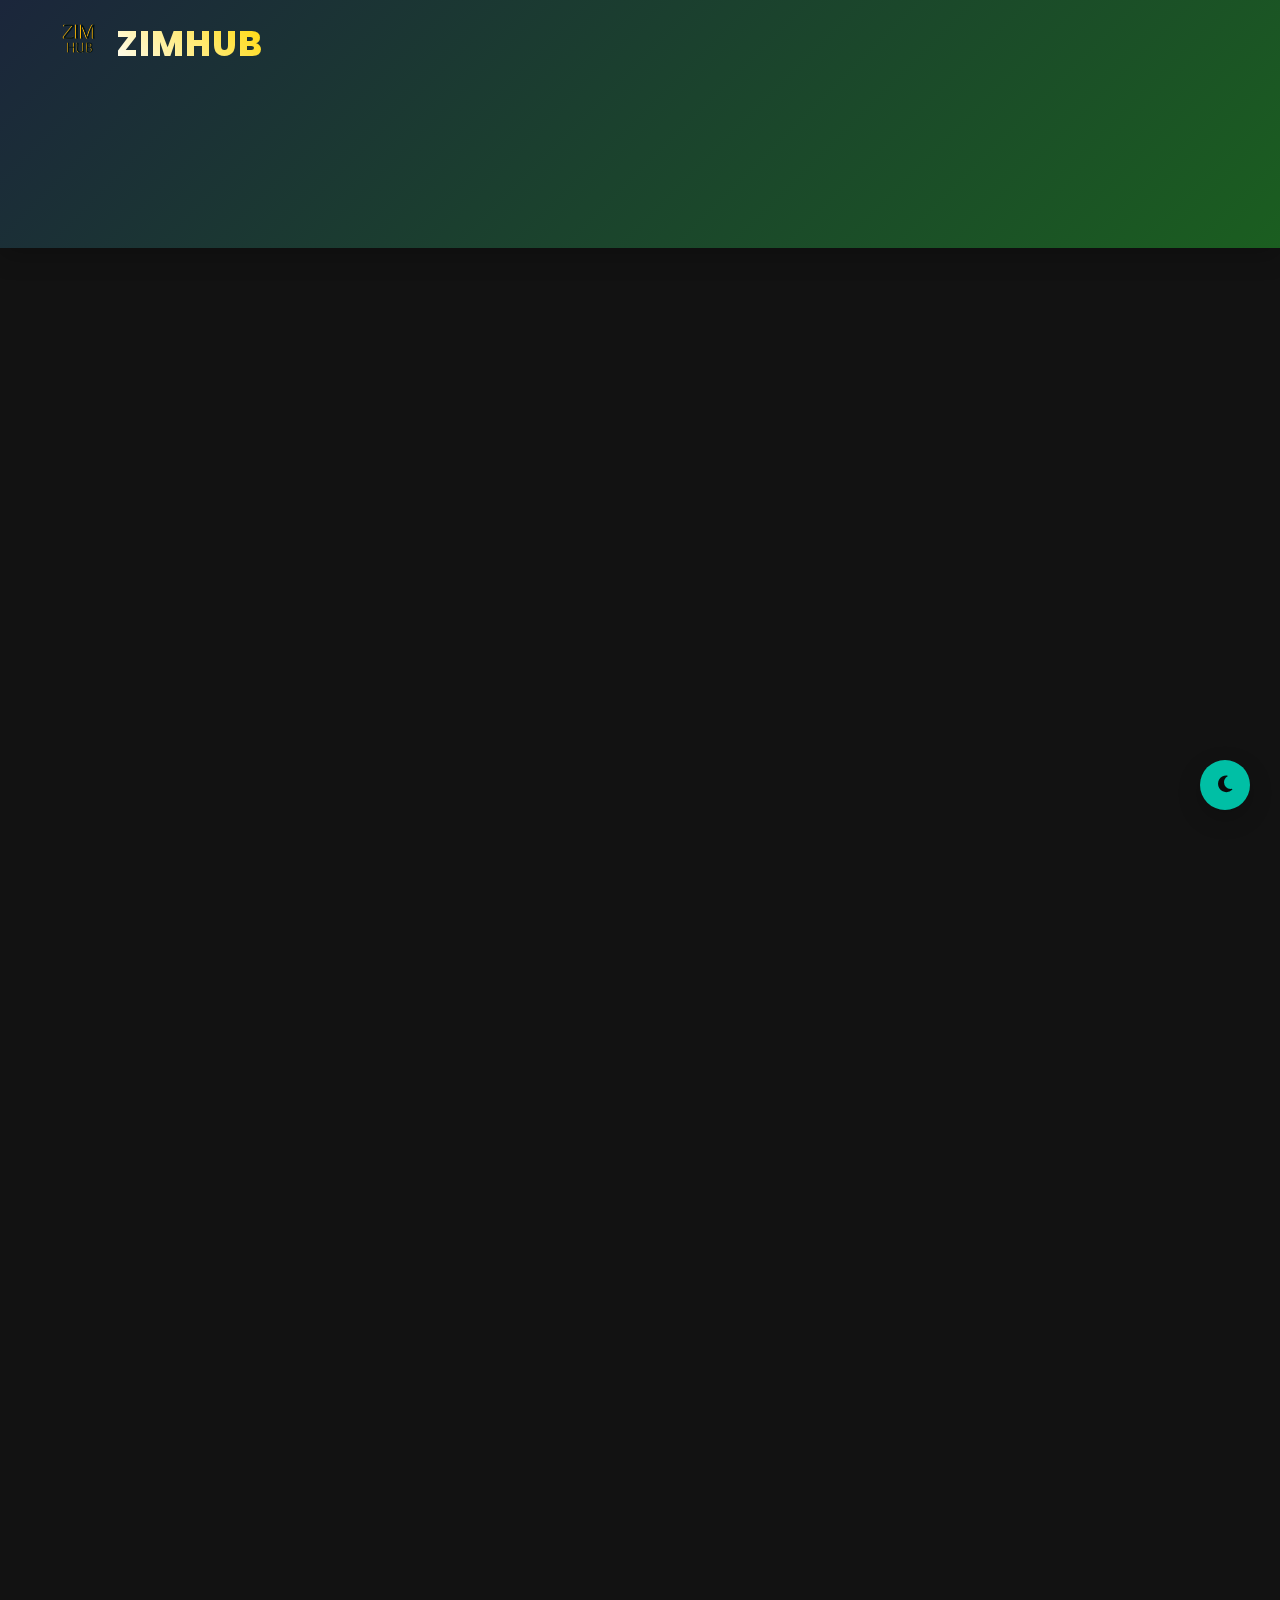
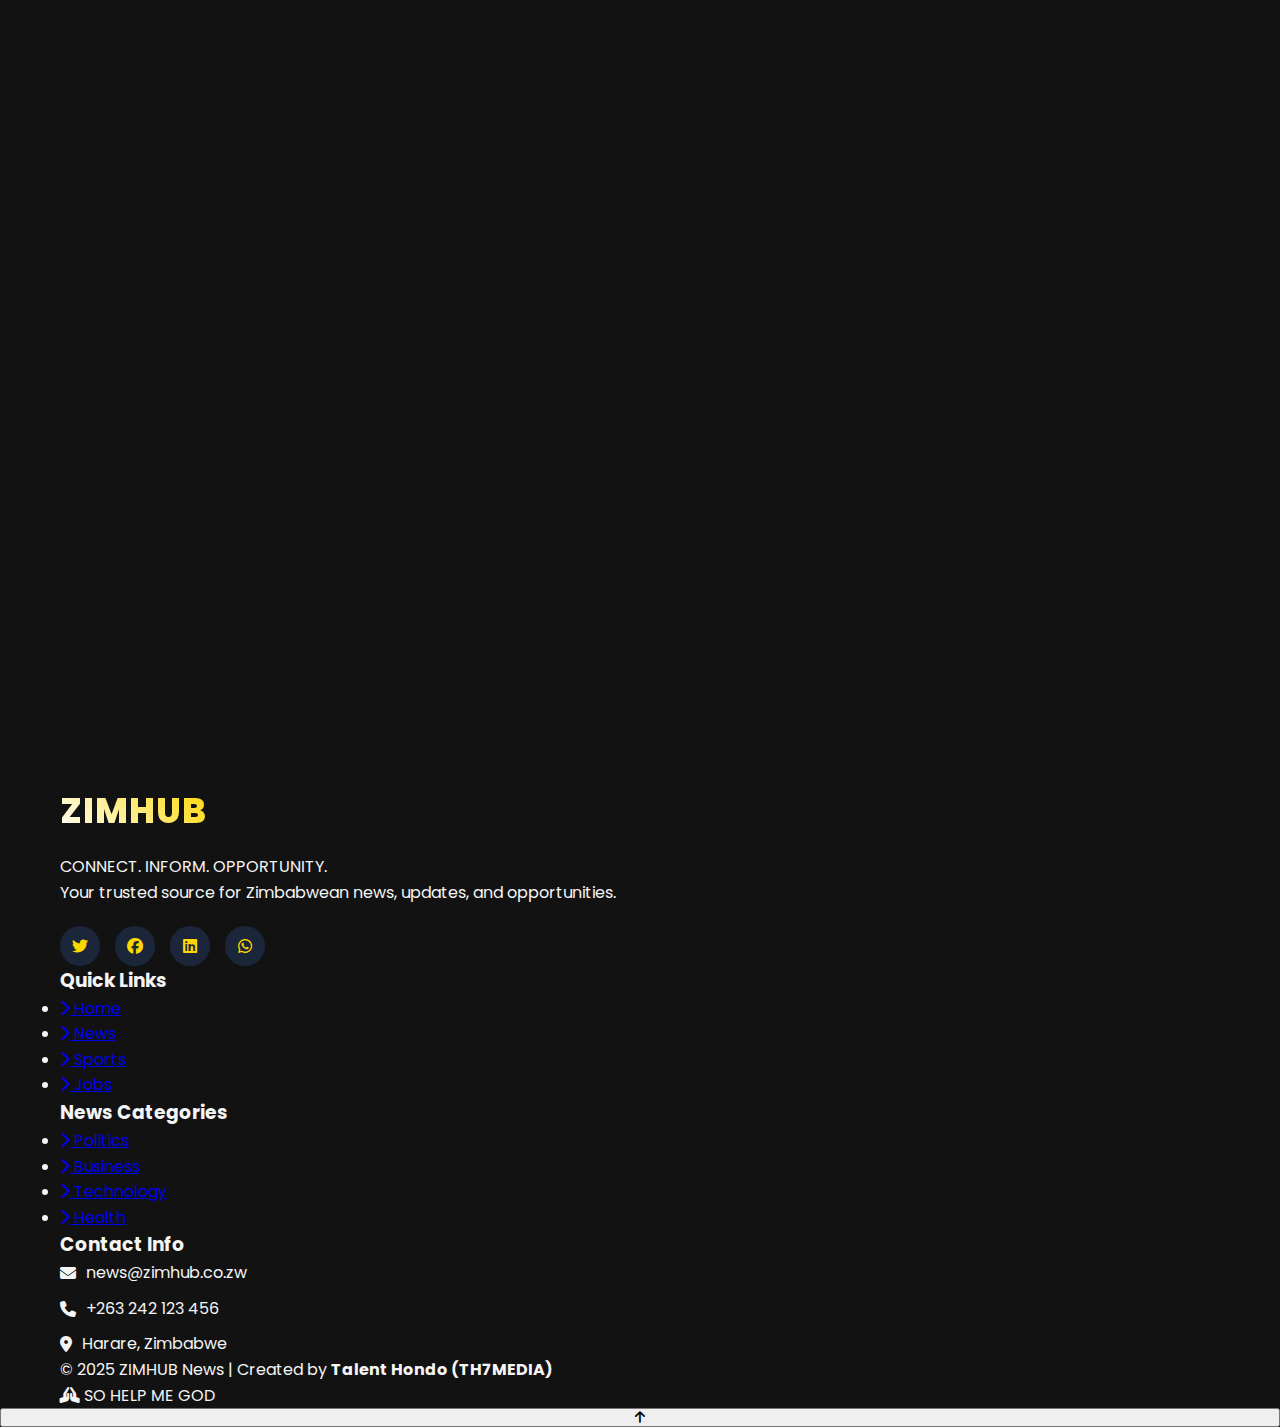
<file: News.html>
<!DOCTYPE html>
<html lang="en">
<head>
    <meta charset="UTF-8">
    <meta name="viewport" content="width=device-width, initial-scale=1.0">
    <title>Latest News | ZIMHUB</title>
    <link rel="stylesheet" href="css/style-main.css">
    <link href="https://fonts.googleapis.com/css2?family=Poppins:wght@300;400;600;700;800&family=Roboto:wght@400;500;700&display=swap" rel="stylesheet">
    <link rel="stylesheet" href="https://cdnjs.cloudflare.com/ajax/libs/font-awesome/6.4.0/css/all.min.css">
</head>
<body class="page-transition">
    <!-- HEADER -->
    <header class="main-header color-wave">
        <div class="container">
            <div class="logo-container" onclick="window.location.href='index.html'">
                <img src="images/logo.png" alt="ZIMHUB Logo" class="logo-img">
                <h1 class="logo-text">ZIM<span style="color: var(--accent-gold);">HUB</span></h1>
            </div>
            
            <div class="tagline">
                <h2>STAY INFORMED. STAY CONNECTED.</h2>
            </div>
            
            <div class="search-container">
                <div class="search-wrapper">
                    <i class="fas fa-search search-icon"></i>
                    <input type="text" id="searchInput" placeholder="Search news articles...">
                    <button id="searchBtn" class="hover-glow">
                        <i class="fas fa-arrow-right"></i>
                    </button>
                </div>
            </div>
            
            <nav class="main-nav">
                <ul class="nav-list">
                    <li><a href="index.html"><i class="fas fa-home"></i> Home</a></li>
                    <li><a href="news.html" class="active"><i class="fas fa-newspaper"></i> News</a></li>
                    <li><a href="sports.html"><i class="fas fa-futbol"></i> Sports</a></li>
                    <li><a href="jobs.html"><i class="fas fa-briefcase"></i> Jobs</a></li>
                    <li><a href="scholarships.html"><i class="fas fa-graduation-cap"></i> Scholarships</a></li>
                    <li><a href="business.html"><i class="fas fa-chart-line"></i> Business Tips</a></li>
                </ul>
            </nav>
            
            <button class="mobile-menu-btn">
                <i class="fas fa-bars"></i>
            </button>
        </div>
    </header>

    <!-- NEWS PAGE CONTENT -->
    <main class="container">
        <!-- Page Header -->
        <div class="page-header fade-in-up">
            <h1><i class="fas fa-newspaper"></i> Latest News</h1>
            <p>Stay updated with current affairs, breaking stories, and important updates from Zimbabwe and beyond</p>
        </div>
        
        <!-- News Categories -->
        <div class="categories-bar fade-in-up delay-1">
            <button class="category-btn active" data-category="all">All News</button>
            <button class="category-btn" data-category="politics">Politics</button>
            <button class="category-btn" data-category="business">Business</button>
            <button class="category-btn" data-category="technology">Technology</button>
            <button class="category-btn" data-category="health">Health</button>
            <button class="category-btn" data-category="education">Education</button>
        </div>
        
        <!-- Breaking News Banner -->
        <div class="breaking-news fade-in-up delay-2">
            <div class="breaking-label">
                <i class="fas fa-bullhorn"></i> BREAKING
            </div>
            <div class="breaking-content">
                <span class="breaking-text">Zimbabwe announces new economic reforms to boost digital economy</span>
                <a href="#" class="breaking-link">Read More <i class="fas fa-arrow-right"></i></a>
            </div>
        </div>
        
        <!-- Featured News -->
        <section class="featured-news fade-in-up delay-3">
            <h2><i class="fas fa-star"></i> Featured Stories</h2>
            <div class="featured-grid">
                <article class="featured-item hover-lift">
                    <div class="featured-image">
                        <div class="image-placeholder-large">
                            <i class="fas fa-landmark"></i>
                        </div>
                        <span class="news-tag politics-tag">Politics</span>
                    </div>
                    <div class="featured-content">
                        <h3>Government Unveils 2025 Digital Transformation Plan</h3>
                        <p class="news-excerpt">New policies aim to boost tech startups and digital infrastructure across the country with $50M investment fund.</p>
                        <div class="news-meta">
                            <span><i class="fas fa-user"></i> John Moyo</span>
                            <span><i class="fas fa-clock"></i> 2 hours ago</span>
                            <span><i class="fas fa-eye"></i> 2.5k views</span>
                        </div>
                        <a href="#" class="read-more-btn">Read Full Story <i class="fas fa-arrow-right"></i></a>
                    </div>
                </article>
                
                <article class="featured-item hover-lift">
                    <div class="featured-image">
                        <div class="image-placeholder-large">
                            <i class="fas fa-mobile-alt"></i>
                        </div>
                        <span class="news-tag tech-tag">Technology</span>
                    </div>
                    <div class="featured-content">
                        <h3>New Tech Hub Opens in Harare</h3>
                        <p class="news-excerpt">Innovation center launched to support local entrepreneurs with co-working spaces and mentorship programs.</p>
                        <div class="news-meta">
                            <span><i class="fas fa-user"></i> Sarah Chikomo</span>
                            <span><i class="fas fa-clock"></i> 5 hours ago</span>
                            <span><i class="fas fa-eye"></i> 1.8k views</span>
                        </div>
                        <a href="#" class="read-more-btn">Read Full Story <i class="fas fa-arrow-right"></i></a>
                    </div>
                </article>
            </div>
        </section>
        
        <!-- Latest News Grid -->
        <section class="news-grid-section fade-in-up delay-4">
            <h2><i class="fas fa-list"></i> Latest Updates</h2>
            <div class="news-grid">
                <!-- News items will be loaded here -->
                <div class="loading-spinner"></div>
            </div>
            
            <div class="load-more-container">
                <button class="load-more-btn">
                    <i class="fas fa-sync-alt"></i> Load More News
                </button>
            </div>
        </section>
        
        <!-- Newsletter Section -->
        <section class="newsletter-section fade-in-up delay-5">
            <div class="newsletter-card">
                <i class="fas fa-envelope-open-text newsletter-icon"></i>
                <h3>Get Daily News Updates</h3>
                <p>Subscribe to our newsletter and never miss important news</p>
                <div class="newsletter-form">
                    <input type="email" placeholder="Enter your email address">
                    <button class="subscribe-btn">
                        <i class="fas fa-paper-plane"></i> Subscribe
                    </button>
                </div>
                <p class="newsletter-note"><i class="fas fa-shield-alt"></i> We respect your privacy. Unsubscribe at any time.</p>
            </div>
        </section>
    </main>

    <!-- FOOTER -->
    <footer class="main-footer">
        <div class="container">
            <div class="footer-grid">
                <div class="footer-col">
                    <div class="logo-container">
                        <h2 class="logo-text">ZIM<span style="color: var(--accent-gold);">HUB</span></h2>
                    </div>
                    <p class="footer-motto">CONNECT. INFORM. OPPORTUNITY.</p>
                    <p class="footer-description">
                        Your trusted source for Zimbabwean news, updates, and opportunities.
                    </p>
                    <div class="social-links">
                        <a href="#" class="social-link"><i class="fab fa-twitter"></i></a>
                        <a href="#" class="social-link"><i class="fab fa-facebook"></i></a>
                        <a href="#" class="social-link"><i class="fab fa-linkedin"></i></a>
                        <a href="#" class="social-link"><i class="fab fa-whatsapp"></i></a>
                    </div>
                </div>
                
                <div class="footer-col">
                    <h3>Quick Links</h3>
                    <ul class="footer-links">
                        <li><a href="index.html"><i class="fas fa-chevron-right"></i> Home</a></li>
                        <li><a href="news.html"><i class="fas fa-chevron-right"></i> News</a></li>
                        <li><a href="sports.html"><i class="fas fa-chevron-right"></i> Sports</a></li>
                        <li><a href="jobs.html"><i class="fas fa-chevron-right"></i> Jobs</a></li>
                    </ul>
                </div>
                
                <div class="footer-col">
                    <h3>News Categories</h3>
                    <ul class="footer-links">
                        <li><a href="#"><i class="fas fa-chevron-right"></i> Politics</a></li>
                        <li><a href="#"><i class="fas fa-chevron-right"></i> Business</a></li>
                        <li><a href="#"><i class="fas fa-chevron-right"></i> Technology</a></li>
                        <li><a href="#"><i class="fas fa-chevron-right"></i> Health</a></li>
                    </ul>
                </div>
                
                <div class="footer-col">
                    <h3>Contact Info</h3>
                    <div class="contact-info">
                        <p><i class="fas fa-envelope"></i> news@zimhub.co.zw</p>
                        <p><i class="fas fa-phone"></i> +263 242 123 456</p>
                        <p><i class="fas fa-map-marker-alt"></i> Harare, Zimbabwe</p>
                    </div>
                </div>
            </div>
            
            <div class="footer-bottom">
                <p class="copyright">
                    © 2025 ZIMHUB News | Created by <strong>Talent Hondo (TH7MEDIA)</strong>
                </p>
                <p class="prayer">
                    <i class="fas fa-hands-praying"></i> SO HELP ME GOD
                </p>
            </div>
        </div>
    </footer>

    <!-- BACK TO TOP -->
    <button id="backToTop" class="back-to-top hover-lift">
        <i class="fas fa-arrow-up"></i>
    </button>

    <!-- JavaScript -->
    <script src="js/utils.js"></script>

<!-- Update main.js reference -->
<script src="js/main.js" defer></script>
    <script src="js/news.js"></script>
    
</body>


</html><script>
document.addEventListener('DOMContentLoaded', async function() {
    console.log('News page loaded - Fetching data from API');
    
    // DOM Elements
    const newsGrid = document.querySelector('.news-grid');
    const categoryBtns = document.querySelectorAll('.category-btn');
    const loadMoreBtn = document.querySelector('.load-more-btn');
    
    if (!newsGrid) return;
    
    // State
    let currentPage = 1;
    let currentCategory = 'all';
    let isLoading = false;
    
    // Initialize
    await loadNews();
    
    // Event Listeners
    categoryBtns.forEach(btn => {
        btn.addEventListener('click', async function() {
            categoryBtns.forEach(b => b.classList.remove('active'));
            this.classList.add('active');
            
            currentCategory = this.dataset.category;
            currentPage = 1;
            
            await loadNews();
        });
    });
    
    if (loadMoreBtn) {
        loadMoreBtn.addEventListener('click', async function() {
            if (isLoading) return;
            
            currentPage++;
            await loadMoreNews();
        });
    }
    
    // ===== FUNCTIONS =====
    async function loadNews() {
        try {
            showLoading();
            
            const params = {
                page: currentPage,
                limit: 6
            };
            
            if (currentCategory !== 'all') {
                params.category = currentCategory;
            }
            
            const result = await zimhubAPI.getNews(params);
            
            if (result.success) {
                renderNews(result.data);
                
                // Update load more button
                if (loadMoreBtn) {
                    const totalPages = result.pagination?.total_pages || 1;
                    loadMoreBtn.style.display = currentPage < totalPages ? 'block' : 'none';
                }
            } else {
                showError('Failed to load news');
            }
        } catch (error) {
            console.error('Error loading news:', error);
            showError('Unable to load news. Please try again.');
            
            // Show sample data as fallback
            renderSampleNews();
        }
    }
    
    async function loadMoreNews() {
        if (isLoading) return;
        
        isLoading = true;
        loadMoreBtn.innerHTML = '<i class="fas fa-spinner fa-spin"></i> Loading...';
        
        try {
            const params = {
                page: currentPage,
                limit: 6
            };
            
            if (currentCategory !== 'all') {
                params.category = currentCategory;
            }
            
            const result = await zimhubAPI.getNews(params);
            
            if (result.success && result.data.length > 0) {
                renderMoreNews(result.data);
                
                // Update load more button
                const totalPages = result.pagination?.total_pages || 1;
                loadMoreBtn.style.display = currentPage < totalPages ? 'block' : 'none';
                loadMoreBtn.innerHTML = '<i class="fas fa-sync-alt"></i> Load More News';
            } else {
                loadMoreBtn.style.display = 'none';
            }
        } catch (error) {
            console.error('Error loading more news:', error);
            loadMoreBtn.innerHTML = '<i class="fas fa-exclamation-circle"></i> Try Again';
        } finally {
            isLoading = false;
        }
    }
    
    function renderNews(articles) {
        if (!articles || articles.length === 0) {
            newsGrid.innerHTML = `
                <div class="no-news">
                    <i class="fas fa-newspaper"></i>
                    <h3>No news articles found</h3>
                    <p>Check back later for updates</p>
                </div>
            `;
            return;
        }
        
        newsGrid.innerHTML = articles.map((article, index) => createNewsCard(article, index)).join('');
        
        // Add click events to cards
        document.querySelectorAll('.news-card').forEach(card => {
            card.addEventListener('click', function() {
                const articleId = this.dataset.id;
                viewArticle(articleId);
            });
        });
    }
    
    function renderMoreNews(articles) {
        const fragment = document.createDocumentFragment();
        
        articles.forEach((article, index) => {
            const card = document.createElement('div');
            card.className = 'news-card hover-lift';
            card.dataset.id = article.id;
            card.innerHTML = createNewsCard(article, index);
            fragment.appendChild(card);
        });
        
        newsGrid.appendChild(fragment);
    }
    
    function createNewsCard(article, index) {
        const categoryColors = {
            politics: '#ff6b6b',
            business: '#4ecdc4',
            technology: '#4776E6',
            health: '#9d50bb',
            education: '#ffd166',
            sports: '#00b09b',
            entertainment: '#ff8e53'
        };
        
        const categoryColor = categoryColors[article.category] || '#6c757d';
        
        return `
            <div class="news-card hover-lift" data-id="${article.id}">
                <div class="news-image">
                    <div class="image-placeholder" style="background: ${categoryColor}">
                        <i class="fas fa-newspaper"></i>
                    </div>
                    <span class="news-category" style="background: ${categoryColor}">
                        ${article.category}
                    </span>
                </div>
                <div class="news-content">
                    <h3>${article.title}</h3>
                    <p class="news-excerpt">${article.excerpt || 'Read more about this story...'}</p>
                    <div class="news-meta">
                        <span><i class="fas fa-user"></i> ${article.author_name || 'Staff Reporter'}</span>
                        <span><i class="fas fa-clock"></i> ${article.time_ago || 'Recently'}</span>
                        <span><i class="fas fa-eye"></i> ${article.views || 0} views</span>
                    </div>
                </div>
            </div>
        `;
    }
    
    function showLoading() {
        newsGrid.innerHTML = `
            <div class="loading-news">
                <div class="loading-spinner"></div>
                <p>Loading news articles...</p>
            </div>
        `;
    }
    
    function showError(message) {
        newsGrid.innerHTML = `
            <div class="error-message">
                <i class="fas fa-exclamation-triangle"></i>
                <h3>Oops!</h3>
                <p>${message}</p>
                <button class="btn-primary" onclick="loadNews()">
                    <i class="fas fa-sync-alt"></i> Try Again
                </button>
            </div>
        `;
    }
    
    function renderSampleNews() {
        // Fallback sample data
        const sampleNews = [
            {
                id: 1,
                title: 'Sample News Article 1',
                category: 'technology',
                excerpt: 'This is a sample news article for demonstration purposes.',
                author_name: 'Sample Author',
                views: 123,
                time_ago: '2 hours ago'
            },
            {
                id: 2,
                title: 'Sample News Article 2',
                category: 'business',
                excerpt: 'Another sample article showing how content will appear.',
                author_name: 'Sample Author',
                views: 456,
                time_ago: '1 day ago'
            }
        ];
        
        renderNews(sampleNews);
    }
    
    async function viewArticle(articleId) {
        try {
            const result = await zimhubAPI.getNewsById(articleId);
            
            if (result.success) {
                // In a real implementation, this would navigate to article page
                // For now, show a modal
                showArticleModal(result.data);
            }
        } catch (error) {
            console.error('Error loading article:', error);
            showNotification('Unable to load article details', 'error');
        }
    }
    
    function showArticleModal(article) {
        // Create modal for article view
        const modal = document.createElement('div');
        modal.className = 'article-modal';
        modal.innerHTML = `
            <div class="modal-content">
                <div class="modal-header">
                    <h2>${article.title}</h2>
                    <button class="modal-close"><i class="fas fa-times"></i></button>
                </div>
                <div class="modal-body">
                    <div class="article-meta">
                        <span class="category">${article.category}</span>
                        <span><i class="fas fa-user"></i> ${article.author_name}</span>
                        <span><i class="fas fa-calendar"></i> ${new Date(article.published_at).toLocaleDateString()}</span>
                        <span><i class="fas fa-eye"></i> ${article.views} views</span>
                    </div>
                    <div class="article-content">
                        ${article.content || '<p>Article content would appear here...</p>'}
                    </div>
                </div>
            </div>
        `;
        
        document.body.appendChild(modal);
        
        // Close modal
        modal.querySelector('.modal-close').addEventListener('click', () => {
            modal.remove();
        });
        
        modal.addEventListener('click', (e) => {
            if (e.target === modal) {
                modal.remove();
            }
        });
    }
    
    // Load breaking news
    async function loadBreakingNews() {
        try {
            const result = await zimhubAPI.getFeaturedNews(3);
            
            if (result.success && result.data.length > 0) {
                const breakingNews = document.querySelector('.breaking-news');
                if (breakingNews) {
                    const firstArticle = result.data[0];
                    breakingNews.querySelector('.breaking-text').textContent = firstArticle.title;
                }
            }
        } catch (error) {
            console.error('Error loading breaking news:', error);
        }
    }
    
    // Load featured news
    async function loadFeaturedNews() {
        try {
            const result = await zimhubAPI.getFeaturedNews(2);
            
            if (result.success && result.data.length >= 2) {
                const featuredGrid = document.querySelector('.featured-grid');
                if (featuredGrid) {
                    featuredGrid.innerHTML = result.data.map((article, index) => `
                        <article class="featured-item hover-lift">
                            <div class="featured-image">
                                <div class="image-placeholder-large">
                                    <i class="fas fa-newspaper"></i>
                                </div>
                                <span class="news-tag">${article.category}</span>
                            </div>
                            <div class="featured-content">
                                <h3>${article.title}</h3>
                                <p class="news-excerpt">${article.excerpt || ''}</p>
                                <div class="news-meta">
                                    <span><i class="fas fa-user"></i> ${article.author_name}</span>
                                    <span><i class="fas fa-clock"></i> ${article.time_ago}</span>
                                    <span><i class="fas fa-eye"></i> ${article.views} views</span>
                                </div>
                                <a href="#" class="read-more-btn" onclick="viewArticle(${article.id})">
                                    Read Full Story <i class="fas fa-arrow-right"></i>
                                </a>
                            </div>
                        </article>
                    `).join('');
                }
            }
        } catch (error) {
            console.error('Error loading featured news:', error);
        }
    }
    
    // Initialize
    loadBreakingNews();
    loadFeaturedNews();
});
</script>
</file>
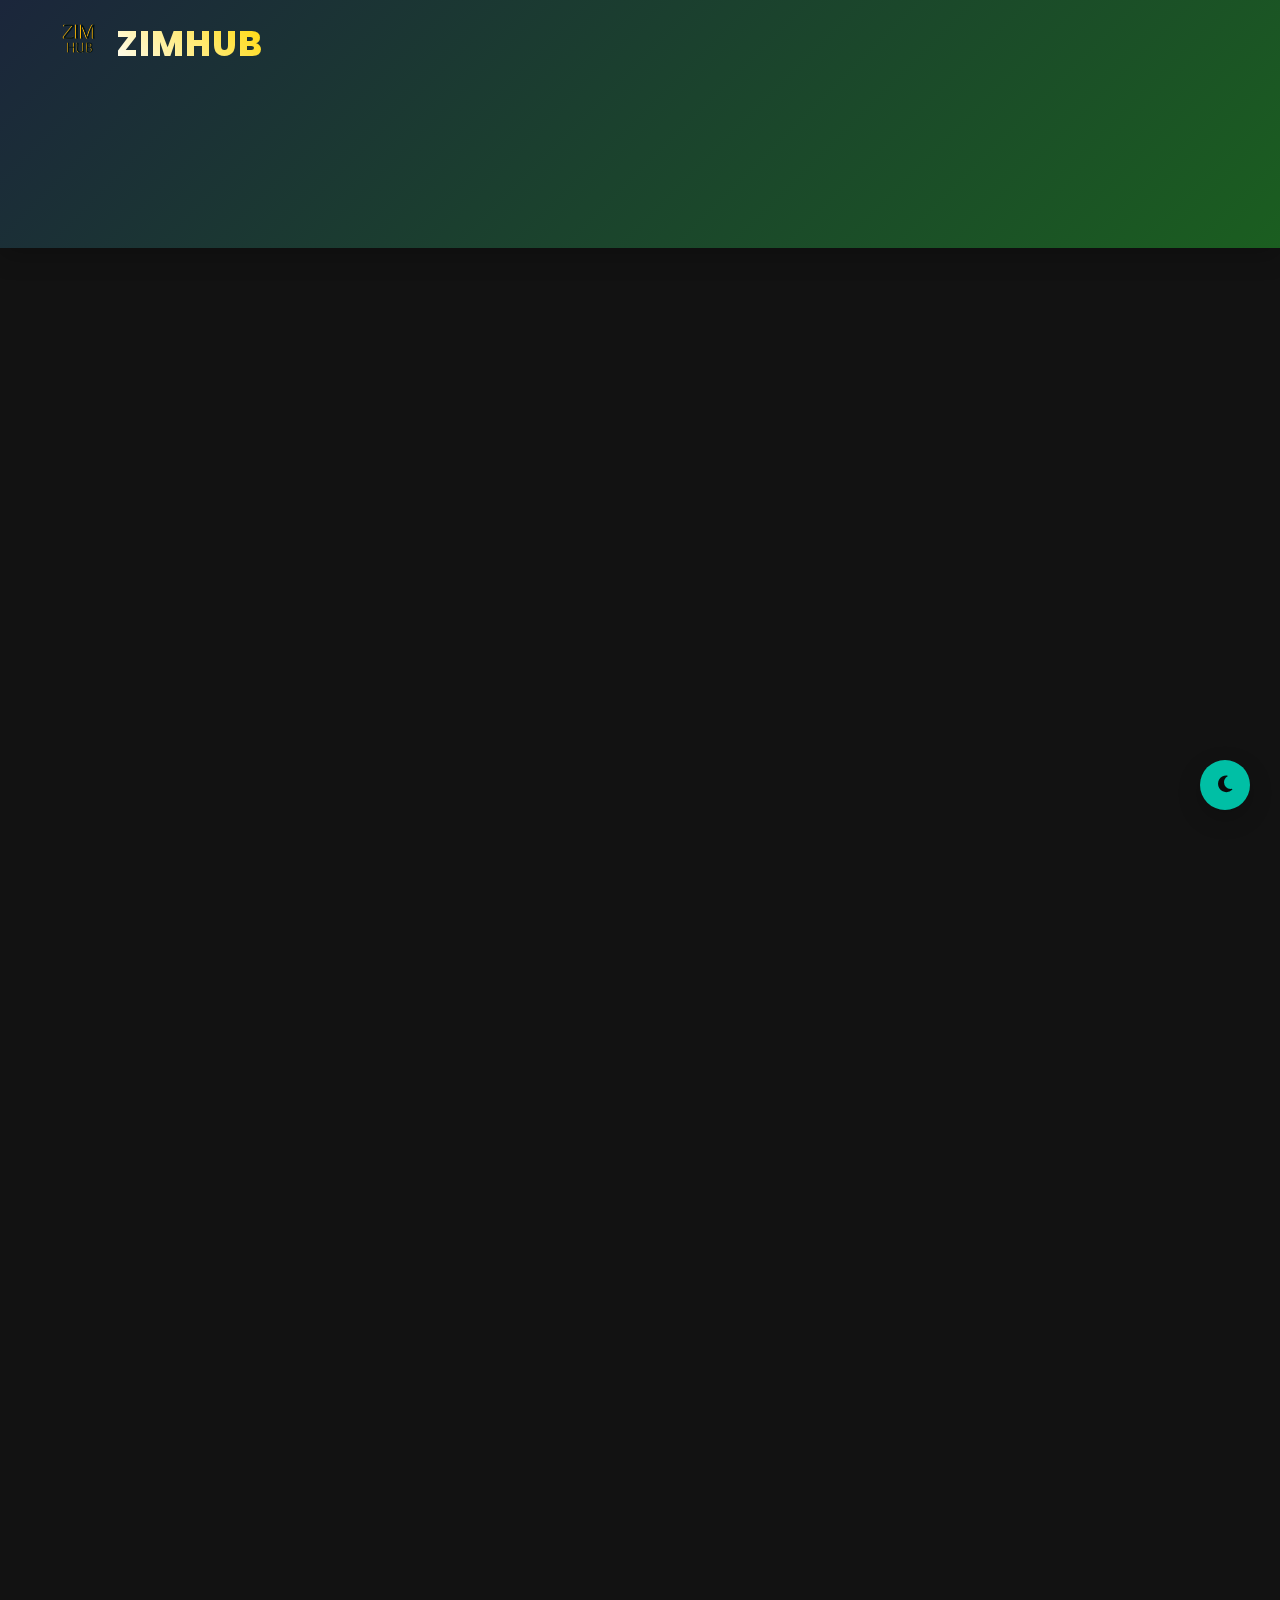
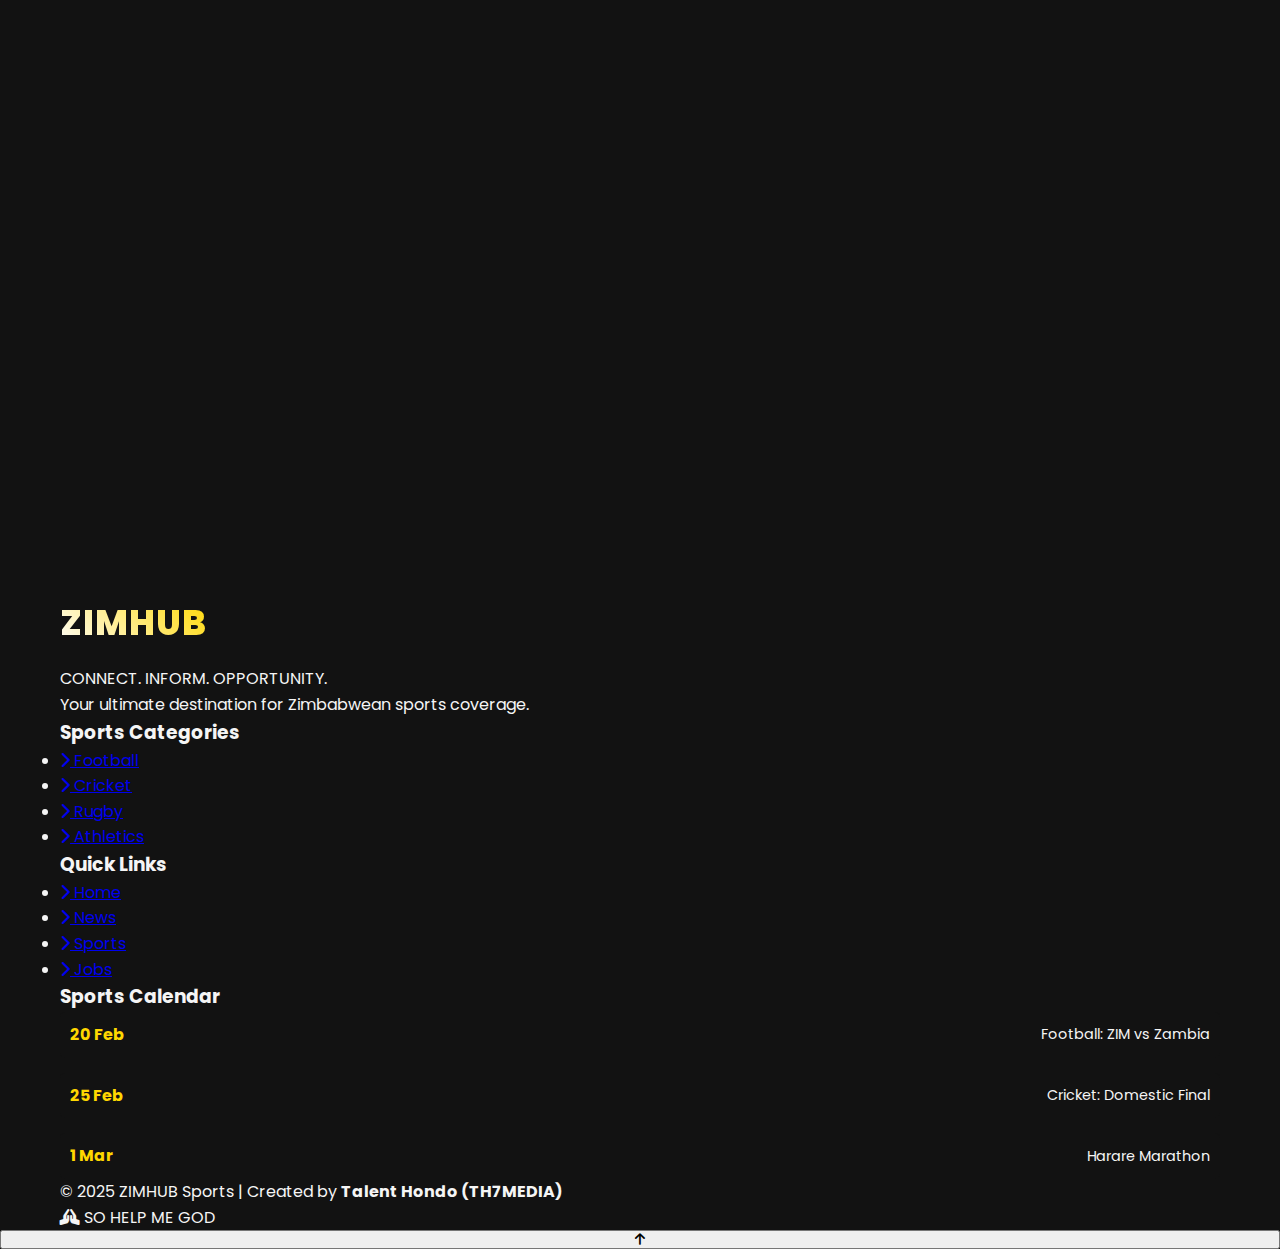
<file: sports.html>
<!DOCTYPE html>
<html lang="en">
<head>
    <meta charset="UTF-8">
    <meta name="viewport" content="width=device-width, initial-scale=1.0">
    <title>Sports | ZIMHUB</title>
    <link rel="stylesheet" href="css/style-main.css">
    <link href="https://fonts.googleapis.com/css2?family=Poppins:wght@300;400;600;700;800&family=Roboto:wght@400;500;700&display=swap" rel="stylesheet">
    <link rel="stylesheet" href="https://cdnjs.cloudflare.com/ajax/libs/font-awesome/6.4.0/css/all.min.css">
</head>
<body class="page-transition">
    <!-- HEADER -->
    <header class="main-header color-wave">
        <div class="container">
            <div class="logo-container" onclick="window.location.href='index.html'">
                <img src="images/logo.png" alt="ZIMHUB Logo" class="logo-img">
                <h1 class="logo-text">ZIM<span style="color: var(--accent-gold);">HUB</span></h1>
            </div>
            
            <div class="tagline">
                <h2>PASSION. PRIDE. PERFORMANCE.</h2>
            </div>
            
            <div class="search-container">
                <div class="search-wrapper">
                    <i class="fas fa-search search-icon"></i>
                    <input type="text" id="searchInput" placeholder="Search sports news...">
                    <button id="searchBtn" class="hover-glow">
                        <i class="fas fa-arrow-right"></i>
                    </button>
                </div>
            </div>
            
            <nav class="main-nav">
                <ul class="nav-list">
                    <li><a href="index.html"><i class="fas fa-home"></i> Home</a></li>
                    <li><a href="news.html"><i class="fas fa-newspaper"></i> News</a></li>
                    <li><a href="sports.html" class="active"><i class="fas fa-futbol"></i> Sports</a></li>
                    <li><a href="jobs.html"><i class="fas fa-briefcase"></i> Jobs</a></li>
                    <li><a href="scholarships.html"><i class="fas fa-graduation-cap"></i> Scholarships</a></li>
                    <li><a href="business.html"><i class="fas fa-chart-line"></i> Business Tips</a></li>
                </ul>
            </nav>
            
            <button class="mobile-menu-btn">
                <i class="fas fa-bars"></i>
            </button>
        </div>
    </header>

    <!-- SPORTS PAGE CONTENT -->
    <main class="container">
        <!-- Page Header -->
        <div class="page-header fade-in-up">
            <h1><i class="fas fa-trophy"></i> Sports Hub</h1>
            <p>Live scores, match analysis, player transfers, and everything sports in Zimbabwe</p>
        </div>
        
        <!-- Live Scores Ticker -->
        <div class="live-scores-ticker fade-in-up delay-1">
            <div class="ticker-label">
                <i class="fas fa-broadcast-tower"></i> LIVE
            </div>
            <div class="ticker-content">
                <div class="live-match">
                    <span class="team">ZIM Warriors</span>
                    <span class="score">2 - 1</span>
                    <span class="team">Ghana</span>
                    <span class="match-status">⚽ 65'</span>
                </div>
                <div class="live-match">
                    <span class="team">Rhinos Cricket</span>
                    <span class="score">245/6</span>
                    <span class="team">SA Lions</span>
                    <span class="match-status">🏏 Over 40</span>
                </div>
            </div>
        </div>
        
        <!-- Featured Sports -->
        <section class="featured-sports fade-in-up delay-2">
            <div class="sport-category">
                <div class="category-header">
                    <h2><i class="fas fa-futbol"></i> Football</h2>
                    <a href="#" class="view-all">View All <i class="fas fa-arrow-right"></i></a>
                </div>
                <div class="matches-grid">
                    <div class="match-card hover-lift">
                        <div class="match-teams">
                            <div class="team">
                                <div class="team-logo">
                                    <i class="fas fa-shield-alt"></i>
                                </div>
                                <span class="team-name">Dynamos FC</span>
                            </div>
                            <div class="match-score">
                                <span class="score">3 - 2</span>
                                <span class="match-status">FT</span>
                            </div>
                            <div class="team">
                                <div class="team-logo">
                                    <i class="fas fa-shield-alt"></i>
                                </div>
                                <span class="team-name">Highlanders FC</span>
                            </div>
                        </div>
                        <div class="match-details">
                            <span><i class="fas fa-calendar"></i> Premier League</span>
                            <span><i class="fas fa-map-marker-alt"></i> National Stadium</span>
                            <span><i class="fas fa-clock"></i> Yesterday</span>
                        </div>
                        <a href="#" class="match-highlights">
                            <i class="fas fa-play-circle"></i> Watch Highlights
                        </a>
                    </div>
                    
                    <div class="match-card hover-lift">
                        <div class="match-teams">
                            <div class="team">
                                <div class="team-logo">
                                    <i class="fas fa-shield-alt"></i>
                                </div>
                                <span class="team-name">CAPS United</span>
                            </div>
                            <div class="match-score">
                                <span class="score">1 - 1</span>
                                <span class="match-status">FT</span>
                            </div>
                            <div class="team">
                                <div class="team-logo">
                                    <i class="fas fa-shield-alt"></i>
                                </div>
                                <span class="team-name">FC Platinum</span>
                            </div>
                        </div>
                        <div class="match-details">
                            <span><i class="fas fa-calendar"></i> Premier League</span>
                            <span><i class="fas fa-map-marker-alt"></i> Rufaro Stadium</span>
                            <span><i class="fas fa-clock"></i> 2 days ago</span>
                        </div>
                        <a href="#" class="match-highlights">
                            <i class="fas fa-play-circle"></i> Watch Highlights
                        </a>
                    </div>
                </div>
            </div>
        </section>
        
        <!-- Other Sports -->
        <section class="sports-categories fade-in-up delay-3">
            <h2><i class="fas fa-list-alt"></i> Other Sports</h2>
            <div class="sports-grid">
                <div class="sport-card cricket hover-lift">
                    <div class="sport-icon">
                        <i class="fas fa-baseball-ball"></i>
                    </div>
                    <h3>Cricket</h3>
                    <p>National team updates, domestic league scores, and international matches</p>
                    <div class="sport-stats">
                        <span>Last Match: ZIM vs IND</span>
                        <span>Score: 289/7</span>
                    </div>
                </div>
                
                <div class="sport-card rugby hover-lift">
                    <div class="sport-icon">
                        <i class="fas fa-football-ball"></i>
                    </div>
                    <h3>Rugby</h3>
                    <p>Sables fixtures, player transfers, and tournament updates</p>
                    <div class="sport-stats">
                        <span>Next Match: vs Kenya</span>
                        <span>Date: 15 Feb 2025</span>
                    </div>
                </div>
                
                <div class="sport-card athletics hover-lift">
                    <div class="sport-icon">
                        <i class="fas fa-running"></i>
                    </div>
                    <h3>Athletics</h3>
                    <p>Track and field events, marathon results, and athlete profiles</p>
                    <div class="sport-stats">
                        <span>Upcoming: Harare Marathon</span>
                        <span>Date: 1 Mar 2025</span>
                    </div>
                </div>
                
                <div class="sport-card basketball hover-lift">
                    <div class="sport-icon">
                        <i class="fas fa-basketball-ball"></i>
                    </div>
                    <h3>Basketball</h3>
                    <p>Local league updates, team standings, and player stats</p>
                    <div class="sport-stats">
                        <span>League: ZBA Season 2025</span>
                        <span>Teams: 12</span>
                    </div>
                </div>
            </div>
        </section>
        
        <!-- Sports News -->
        <section class="sports-news fade-in-up delay-4">
            <h2><i class="fas fa-newspaper"></i> Sports News & Analysis</h2>
            <div class="news-grid">
                <article class="news-item hover-lift">
                    <div class="news-image">
                        <div class="image-placeholder">
                            <i class="fas fa-users"></i>
                        </div>
                    </div>
                    <div class="news-content">
                        <h3>Warriors Coach Announces New Squad</h3>
                        <p class="news-excerpt">National team coach reveals 25-man squad for upcoming AFCON qualifiers with 5 new faces.</p>
                        <div class="news-meta">
                            <span><i class="fas fa-user"></i> Sports Desk</span>
                            <span><i class="fas fa-clock"></i> 3 hours ago</span>
                        </div>
                    </div>
                </article>
                
                <article class="news-item hover-lift">
                    <div class="news-image">
                        <div class="image-placeholder">
                            <i class="fas fa-running"></i>
                        </div>
                    </div>
                    <div class="news-content">
                        <h3>Zimbabwe Athlete Breaks Record</h3>
                        <p class="news-excerpt">Local sprinter sets new national record in 100m dash during regional championships.</p>
                        <div class="news-meta">
                            <span><i class="fas fa-user"></i> Athletics Reporter</span>
                            <span><i class="fas fa-clock"></i> 1 day ago</span>
                        </div>
                    </div>
                </article>
            </div>
        </section>
    </main>

    <!-- FOOTER -->
    <footer class="main-footer">
        <div class="container">
            <div class="footer-grid">
                <div class="footer-col">
                    <div class="logo-container">
                        <h2 class="logo-text">ZIM<span style="color: var(--accent-gold);">HUB</span></h2>
                    </div>
                    <p class="footer-motto">CONNECT. INFORM. OPPORTUNITY.</p>
                    <p class="footer-description">
                        Your ultimate destination for Zimbabwean sports coverage.
                    </p>
                </div>
                
                <div class="footer-col">
                    <h3>Sports Categories</h3>
                    <ul class="footer-links">
                        <li><a href="#"><i class="fas fa-chevron-right"></i> Football</a></li>
                        <li><a href="#"><i class="fas fa-chevron-right"></i> Cricket</a></li>
                        <li><a href="#"><i class="fas fa-chevron-right"></i> Rugby</a></li>
                        <li><a href="#"><i class="fas fa-chevron-right"></i> Athletics</a></li>
                    </ul>
                </div>
                
                <div class="footer-col">
                    <h3>Quick Links</h3>
                    <ul class="footer-links">
                        <li><a href="index.html"><i class="fas fa-chevron-right"></i> Home</a></li>
                        <li><a href="news.html"><i class="fas fa-chevron-right"></i> News</a></li>
                        <li><a href="sports.html"><i class="fas fa-chevron-right"></i> Sports</a></li>
                        <li><a href="jobs.html"><i class="fas fa-chevron-right"></i> Jobs</a></li>
                    </ul>
                </div>
                
                <div class="footer-col">
                    <h3>Sports Calendar</h3>
                    <div class="calendar-events">
                        <div class="event">
                            <span class="event-date">20 Feb</span>
                            <span class="event-name">Football: ZIM vs Zambia</span>
                        </div>
                        <div class="event">
                            <span class="event-date">25 Feb</span>
                            <span class="event-name">Cricket: Domestic Final</span>
                        </div>
                        <div class="event">
                            <span class="event-date">1 Mar</span>
                            <span class="event-name">Harare Marathon</span>
                        </div>
                    </div>
                </div>
            </div>
            
            <div class="footer-bottom">
                <p class="copyright">
                    © 2025 ZIMHUB Sports | Created by <strong>Talent Hondo (TH7MEDIA)</strong>
                </p>
                <p class="prayer">
                    <i class="fas fa-hands-praying"></i> SO HELP ME GOD
                </p>
            </div>
        </div>
    </footer>

    <!-- BACK TO TOP -->
    <button id="backToTop" class="back-to-top hover-lift">
        <i class="fas fa-arrow-up"></i>
    </button>

    <!-- JavaScript -->
    <script src="js/utils.js"></script>

<!-- Update main.js reference -->
<script src="js/main.js" defer></script>
    <script src="js/sports.js"></script>
</body>
</html>
</file>
<file: css/style-main.css>
/* =========================================== */
/* ZIMHUB - MAIN STYLESHEET                    */
/* Created by Talent Hondo (TH7MEDIA)          */
/* Day 2: Complete CSS with Animations         */
/* =========================================== */

/* ===== ROOT VARIABLES - COLOR PALETTE ===== */
:root {
    /* ONYX Variations - Deep, luxurious black */
    --onyx-dark: #0A0A0A;
    --onyx: #121212;
    --onyx-light: #1E1E1E;
    
    /* ROYALE Variations - Royal blue/purple */
    --royale-dark: #0D1B2A;
    --royale: #1B263B;
    --royale-light: #415A77;
    
    /* VERDANT LUXE Variations - Emerald luxury */
    --verdant-dark: #0D2818;
    --verdant: #1B5E20;
    --verdant-light: #2E7D32;
    
    /* Accent Colors */
    --accent-gold: #FFD700;
    --accent-orange: #FF6F00;
    --accent-teal: #00BFA5;
    --accent-purple: #7B1FA2;
    
    /* Neutral Colors */
    --pure-white: #FFFFFF;
    --light-gray: #F5F5F5;
    --medium-gray: #424242;
    --dark-gray: #2C2C2C;
    
    /* Gradients */
    --gradient-royal-verdant: linear-gradient(135deg, var(--royale), var(--verdant));
    --gradient-onyx-royal: linear-gradient(135deg, var(--onyx-dark), var(--royale-dark));
    --gradient-accent: linear-gradient(45deg, var(--accent-orange), var(--accent-gold));
    
    /* Shadows */
    --shadow-light: 0 4px 12px rgba(0, 0, 0, 0.1);
    --shadow-medium: 0 8px 24px rgba(0, 0, 0, 0.2);
    --shadow-heavy: 0 15px 35px rgba(0, 0, 0, 0.3);
    --shadow-glow: 0 0 20px rgba(0, 191, 165, 0.4);
    
    /* Transitions */
    --transition-fast: 0.2s ease;
    --transition-normal: 0.3s ease;
    --transition-slow: 0.5s ease;
}

/* ===== CSS RESET & BASE STYLES ===== */
* {
    margin: 0;
    padding: 0;
    box-sizing: border-box;
}

html {
    scroll-behavior: smooth;
}

body {
    font-family: 'Poppins', 'Roboto', sans-serif;
    background-color: var(--onyx);
    color: var(--light-gray);
    line-height: 1.6;
    overflow-x: hidden;
    min-height: 100vh;
    display: flex;
    flex-direction: column;
}

.container {
    max-width: 1200px;
    margin: 0 auto;
    padding: 0 20px;
}

/* ===== ANIMATION KEYFRAMES ===== */

/* 1. FADE IN ANIMATIONS */
@keyframes fadeIn {
    from {
        opacity: 0;
    }
    to {
        opacity: 1;
    }
}

@keyframes fadeInUp {
    from {
        opacity: 0;
        transform: translateY(30px);
    }
    to {
        opacity: 1;
        transform: translateY(0);
    }
}

@keyframes fadeInDown {
    from {
        opacity: 0;
        transform: translateY(-30px);
    }
    to {
        opacity: 1;
        transform: translateY(0);
    }
}

@keyframes fadeInLeft {
    from {
        opacity: 0;
        transform: translateX(-50px);
    }
    to {
        opacity: 1;
        transform: translateX(0);
    }
}

@keyframes fadeInRight {
    from {
        opacity: 0;
        transform: translateX(50px);
    }
    to {
        opacity: 1;
        transform: translateX(0);
    }
}

/* 2. SLIDE ANIMATIONS */
@keyframes slideInLeft {
    from {
        transform: translateX(-100%);
        opacity: 0;
    }
    to {
        transform: translateX(0);
        opacity: 1;
    }
}

@keyframes slideInRight {
    from {
        transform: translateX(100%);
        opacity: 0;
    }
    to {
        transform: translateX(0);
        opacity: 1;
    }
}

/* 3. PULSE & GLOW EFFECTS */
@keyframes pulse {
    0% {
        transform: scale(1);
        box-shadow: 0 0 0 0 rgba(255, 111, 0, 0.7);
    }
    70% {
        transform: scale(1.05);
        box-shadow: 0 0 0 15px rgba(255, 111, 0, 0);
    }
    100% {
        transform: scale(1);
        box-shadow: 0 0 0 0 rgba(255, 111, 0, 0);
    }
}

@keyframes pulseSlow {
    0%, 100% {
        opacity: 1;
    }
    50% {
        opacity: 0.7;
    }
}

@keyframes glow {
    0%, 100% {
        text-shadow: 0 0 5px var(--accent-gold),
                     0 0 10px var(--accent-gold);
    }
    50% {
        text-shadow: 0 0 10px var(--accent-gold),
                     0 0 20px var(--accent-gold),
                     0 0 30px var(--accent-gold);
    }
}

/* 4. FLOAT & BOUNCE */
@keyframes float {
    0%, 100% {
        transform: translateY(0);
    }
    50% {
        transform: translateY(-15px);
    }
}

@keyframes bounce {
    0%, 100% {
        transform: translateY(0);
    }
    50% {
        transform: translateY(-10px);
    }
}

/* 5. COLOR WAVE & GRADIENT SHIFT */
@keyframes colorWave {
    0% {
        background-position: 0% 50%;
    }
    50% {
        background-position: 100% 50%;
    }
    100% {
        background-position: 0% 50%;
    }
}

@keyframes gradientShift {
    0% {
        background: linear-gradient(45deg, var(--royale), var(--verdant));
    }
    25% {
        background: linear-gradient(45deg, var(--verdant), var(--accent-teal));
    }
    50% {
        background: linear-gradient(45deg, var(--accent-teal), var(--accent-purple));
    }
    75% {
        background: linear-gradient(45deg, var(--accent-purple), var(--royale));
    }
    100% {
        background: linear-gradient(45deg, var(--royale), var(--verdant));
    }
}

/* 6. ROTATE & SPIN */
@keyframes spin {
    from {
        transform: rotate(0deg);
    }
    to {
        transform: rotate(360deg);
    }
}

@keyframes spinSlow {
    from {
        transform: rotate(0deg);
    }
    to {
        transform: rotate(360deg);
    }
}

/* 7. SHAKE & VIBRATE */
@keyframes shake {
    0%, 100% { transform: translateX(0); }
    10%, 30%, 50%, 70%, 90% { transform: translateX(-5px); }
    20%, 40%, 60%, 80% { transform: translateX(5px); }
}

@keyframes vibrate {
    0% { transform: translate(0); }
    20% { transform: translate(-2px, 2px); }
    40% { transform: translate(-2px, -2px); }
    60% { transform: translate(2px, 2px); }
    80% { transform: translate(2px, -2px); }
    100% { transform: translate(0); }
}

/* 8. ZOOM & SCALE */
@keyframes zoomIn {
    from {
        opacity: 0;
        transform: scale(0.5);
    }
    to {
        opacity: 1;
        transform: scale(1);
    }
}

@keyframes zoomOut {
    from {
        opacity: 0;
        transform: scale(1.5);
    }
    to {
        opacity: 1;
        transform: scale(1);
    }
}

/* 9. TYPEWRITER EFFECT */
@keyframes typewriter {
    from {
        width: 0;
    }
    to {
        width: 100%;
    }
}

@keyframes blinkCursor {
    from, to {
        border-color: transparent;
    }
    50% {
        border-color: var(--accent-teal);
    }
}

/* ===== ANIMATION UTILITY CLASSES ===== */

/* Fade Animations */
.fade-in {
    animation: fadeIn 0.8s ease forwards;
    opacity: 0;
}

.fade-in-up {
    animation: fadeInUp 0.8s ease forwards;
    opacity: 0;
}

.fade-in-down {
    animation: fadeInDown 0.8s ease forwards;
    opacity: 0;
}

.fade-in-left {
    animation: fadeInLeft 0.8s ease forwards;
    opacity: 0;
}

.fade-in-right {
    animation: fadeInRight 0.8s ease forwards;
    opacity: 0;
}

/* Slide Animations */
.slide-in-left {
    animation: slideInLeft 0.8s ease-out forwards;
}

.slide-in-right {
    animation: slideInRight 0.8s ease-out forwards;
}

/* Pulse & Glow */
.pulse {
    animation: pulse 2s infinite;
}

.pulse-slow {
    animation: pulseSlow 3s infinite;
}

.glow {
    animation: glow 2s ease-in-out infinite;
}

/* Float & Bounce */
.float {
    animation: float 3s ease-in-out infinite;
}

.bounce {
    animation: bounce 2s ease infinite;
}

/* Color Effects */
.color-wave {
    background: linear-gradient(-45deg, var(--royale), var(--verdant), var(--accent-teal), var(--royale));
    background-size: 400% 400%;
    animation: colorWave 8s ease infinite;
}

.gradient-shift {
    animation: gradientShift 10s ease infinite;
}

/* Rotate */
.spin {
    animation: spin 1s linear infinite;
}

.spin-slow {
    animation: spinSlow 3s linear infinite;
}

/* Shake */
.shake {
    animation: shake 0.5s ease;
}

.vibrate {
    animation: vibrate 0.3s linear;
}

/* Zoom */
.zoom-in {
    animation: zoomIn 0.6s ease forwards;
    opacity: 0;
}

.zoom-out {
    animation: zoomOut 0.6s ease forwards;
    opacity: 0;
}

/* Staggered Delays */
.delay-1 { animation-delay: 0.1s; }
.delay-2 { animation-delay: 0.2s; }
.delay-3 { animation-delay: 0.3s; }
.delay-4 { animation-delay: 0.4s; }
.delay-5 { animation-delay: 0.5s; }
.delay-6 { animation-delay: 0.6s; }

/* Animation Speed */
.slow { animation-duration: 1s; }
.fast { animation-duration: 0.3s; }

/* ===== HOVER EFFECTS ===== */
.hover-lift {
    transition: transform var(--transition-normal), 
                box-shadow var(--transition-normal);
}

.hover-lift:hover {
    transform: translateY(-5px);
    box-shadow: var(--shadow-heavy);
}

.hover-glow {
    transition: box-shadow var(--transition-normal);
}

.hover-glow:hover {
    box-shadow: var(--shadow-glow);
}

.hover-color-shift {
    transition: background-color var(--transition-normal),
                color var(--transition-normal);
}

.hover-color-shift:hover {
    background-color: var(--accent-teal);
    color: var(--onyx-dark);
}

.hover-scale {
    transition: transform var(--transition-normal);
}

.hover-scale:hover {
    transform: scale(1.05);
}

.hover-rotate {
    transition: transform var(--transition-normal);
}

.hover-rotate:hover {
    transform: rotate(5deg);
}

.hover-shake:hover {
    animation: shake 0.5s ease;
}

/* ===== LOADING ANIMATIONS ===== */
.loading-spinner {
    width: 50px;
    height: 50px;
    border: 5px solid var(--medium-gray);
    border-top: 5px solid var(--accent-orange);
    border-radius: 50%;
    animation: spin 1s linear infinite;
    margin: 20px auto;
}

.loading-dots {
    display: flex;
    justify-content: center;
    gap: 5px;
}

.loading-dots span {
    width: 10px;
    height: 10px;
    background: var(--accent-teal);
    border-radius: 50%;
    animation: bounce 1s infinite;
}

.loading-dots span:nth-child(2) {
    animation-delay: 0.2s;
}

.loading-dots span:nth-child(3) {
    animation-delay: 0.4s;
}

/* ===== PAGE TRANSITIONS ===== */
.page-transition {
    animation: fadeIn 0.5s ease-out;
}

/* ===== HEADER STYLES ===== */
.main-header {
    background: var(--gradient-royal-verdant);
    padding: 1rem 0;
    box-shadow: var(--shadow-medium);
    position: sticky;
    top: 0;
    z-index: 1000;
    animation: fadeInDown 0.8s ease;
}

.logo-container {
    display: flex;
    align-items: center;
    gap: 15px;
    margin-bottom: 15px;
    cursor: pointer;
}

.logo-img {
    height: 50px;
    width: auto;
    animation: float 4s ease-in-out infinite;
}

.logo-text {
    font-size: 2.2rem;
    font-weight: 800;
    letter-spacing: 1px;
    background: linear-gradient(45deg, var(--pure-white), var(--accent-gold));
    -webkit-background-clip: text;
    -webkit-text-fill-color: transparent;
    background-clip: text;
}

.tagline {
    text-align: center;
    margin-bottom: 15px;
    animation: fadeInUp 0.8s ease 0.2s forwards;
    opacity: 0;
}

.tagline h2 {
    font-size: 1.2rem;
    font-weight: 500;
    letter-spacing: 2px;
    color: var(--accent-gold);
}

.search-container {
    margin: 15px 0;
    animation: fadeInUp 0.8s ease 0.3s forwards;
    opacity: 0;
}

.search-wrapper {
    display: flex;
    max-width: 500px;
    margin: 0 auto;
    position: relative;
}

.search-icon {
    position: absolute;
    left: 15px;
    top: 50%;
    transform: translateY(-50%);
    color: var(--medium-gray);
    z-index: 2;
}

#searchInput {
    flex: 1;
    padding: 12px 20px 12px 45px;
    border: none;
    border-radius: 30px 0 0 30px;
    font-size: 1rem;
    background: var(--pure-white);
    color: var(--onyx);
    transition: all var(--transition-normal);
}

#searchInput:focus {
    outline: none;
    box-shadow: 0 0 0 3px rgba(0, 191, 165, 0.3);
}

#searchBtn {
    padding: 12px 30px;
    background: var(--accent-orange);
    color: var(--onyx-dark);
    border: none;
    border-radius: 0 30px 30px 0;
    font-weight: 600;
    cursor: pointer;
    transition: all var(--transition-normal);
    display: flex;
    align-items: center;
    gap: 8px;
}

#searchBtn:hover {
    background: var(--accent-gold);
    transform: scale(1.05);
}

.main-nav {
    margin-top: 10px;
    animation: fadeInUp 0.8s ease 0.4s forwards;
    opacity: 0;
}

.nav-list {
    display: flex;
    list-style: none;
    gap: 10px;
    flex-wrap: wrap;
    justify-content: center;
}

.nav-list li a {
    color: var(--pure-white);
    text-decoration: none;
    font-weight: 500;
    padding: 8px 20px;
    border-radius: 25px;
    transition: all var(--transition-normal);
    display: flex;
    align-items: center;
    gap: 8px;
}

.nav-list li a:hover {
    background: rgba(255, 255, 255, 0.15);
    transform: translateY(-2px);
}

.nav-list li a.active {
    background: rgba(255, 255, 255, 0.2);
    color: var(--accent-gold);
}

.mobile-menu-btn {
    display: none;
    background: none;
    border: none;
    color: var(--pure-white);
    font-size: 1.8rem;
    cursor: pointer;
    position: absolute;
    top: 20px;
    right: 20px;
    z-index: 1001;
}

/* ===== HERO SECTION ===== */
.hero-section {
    padding: 80px 0;
    background: var(--gradient-onyx-royal);
    position: relative;
    overflow: hidden;
}

.hero-section::before {
    content: '';
    position: absolute;
    top: 0;
    left: 0;
    right: 0;
    bottom: 0;
    background: 
        radial-gradient(circle at 20% 50%, rgba(27, 94, 32, 0.1) 0%, transparent 50%),
        radial-gradient(circle at 80% 20%, rgba(26, 35, 126, 0.1) 0%, transparent 50%);
    z-index: 1;
}

.hero-section .container {
    display: flex;
    align-items: center;
    justify-content: space-between;
    gap: 40px;
    position: relative;
    z-index: 2;
}

.hero-content {
    flex: 1;
    max-width: 600px;
}

.hero-title {
    font-size: 3.5rem;
    font-weight: 800;
    margin-bottom: 20px;
    line-height: 1.2;
    background: linear-gradient(45deg, var(--pure-white), var(--accent-gold));
    -webkit-background-clip: text;
    -webkit-text-fill-color: transparent;
    background-clip: text;
}

.hero-subtitle {
    font-size: 1.5rem;
    color: var(--accent-teal);
    margin-bottom: 20px;
    font-weight: 500;
    min-height: 2.5rem;
}

.typing-text {
    color: var(--accent-gold);
    font-weight: 600;
    border-right: 2px solid var(--accent-teal);
    padding-right: 5px;
    animation: blinkCursor 0.7s infinite;
}

.hero-description {
    font-size: 1.1rem;
    line-height: 1.8;
    margin-bottom: 30px;
    color: var(--light-gray);
}

.hero-buttons {
    display: flex;
    gap: 20px;
    flex-wrap: wrap;
}

.btn-primary, .btn-secondary {
    padding: 15px 30px;
    border-radius: 30px;
    font-weight: 600;
    text-decoration: none;
    display: inline-flex;
    align-items: center;
    gap: 10px;
    transition: all var(--transition-normal);
    border: none;
    cursor: pointer;
    font-size: 1rem;
}

.btn-primary {
    background: var(--gradient-accent);
    color: var(--onyx-dark);
}

.btn-primary:hover {
    transform: translateY(-3px);
    box-shadow: var(--shadow-heavy);
}

.btn-secondary {
    background: transparent;
    border: 2px solid var(--accent-teal);
    color: var(--accent-teal);
}

.btn-secondary:hover {
    background: var(--accent-teal);
    color: var(--onyx-dark);
    transform: translateY(-3px);
}

.hero-image {
    flex: 1;
    display: flex;
    justify-content: center;
}

.image-placeholder {
    width: 300px;
    height: 300px;
    background: linear-gradient(135deg, var(--verdant), var(--royale));
    border-radius: 50%;
    display: flex;
    flex-direction: column;
    align-items: center;
    justify-content: center;
    color: var(--pure-white);
    box-shadow: var(--shadow-heavy);
    animation: float 6s ease-in-out infinite;
}

.image-placeholder i {
    font-size: 8rem;
    margin-bottom: 20px;
    color: var(--accent-gold);
}

.image-placeholder h3 {
    font-size: 1.5rem;
    text-align: center;
    font-weight: 600;
}

/* ===== CATEGORIES SECTION ===== */
.categories-section {
    padding: 80px 0;
    background-color: var(--onyx-light);
}

.section-title {
    font-size: 2.5rem;
    text-align: center;
    margin-bottom: 15px;
    display: flex;
    align-items: center;
    justify-content: center;
    gap: 15px;
    color: var(--pure-white);
}

.section-title i {
    color: var(--accent-gold);
}

.section-subtitle {
    text-align: center;
    color: var(--accent-teal);
    margin-bottom: 50px;
    font-size: 1.2rem;
}

.categories-grid {
    display: grid;
    grid-template-columns: repeat(auto-fill, minmax(300px, 1fr));
    gap: 30px;
}

.category-card {
    background: var(--onyx);
    border-radius: 15px;
    padding: 30px;
    text-decoration: none;
    color: var(--pure-white);
    border: 1px solid var(--medium-gray);
    transition: all var(--transition-normal);
    display: flex;
    flex-direction: column;
    align-items: center;
    text-align: center;
}

.category-card:hover {
    border-color: var(--accent-teal);
    transform: translateY(-10px) scale(1.02);
}

.card-icon {
    width: 80px;
    height: 80px;
    border-radius: 50%;
    display: flex;
    align-items: center;
    justify-content: center;
    margin-bottom: 20px;
    font-size: 2.5rem;
    animation: pulseSlow 3s infinite;
}

.news-bg {
    background: linear-gradient(135deg, #ff6b6b, #ff8e53);
}

.sports-bg {
    background: linear-gradient(135deg, #4ecdc4, #44a08d);
}

.jobs-bg {
    background: linear-gradient(135deg, #ffd166, #ffb347);
}

.scholarship-bg {
    background: linear-gradient(135deg, #9d50bb, #6e48aa);
}

.business-bg {
    background: linear-gradient(135deg, #4776E6, #8E54E9);
}

.contact-bg {
    background: linear-gradient(135deg, var(--accent-teal), #00E5FF);
}

.category-card h3 {
    font-size: 1.5rem;
    margin-bottom: 10px;
    color: var(--pure-white);
}

.category-card p {
    color: var(--light-gray);
    margin-bottom: 20px;
    flex-grow: 1;
}

.card-stats {
    display: flex;
    justify-content: space-between;
    width: 100%;
    margin-top: 15px;
    font-size: 0.9rem;
    color: var(--accent-teal);
}

.btn-contact {
    padding: 12px 25px;
    background: var(--accent-teal);
    color: var(--onyx-dark);
    border: none;
    border-radius: 25px;
    font-weight: 600;
    cursor: pointer;
    display: flex;
    align-items: center;
    gap: 10px;
    margin-top: 15px;
    transition: all var(--transition-normal);
}

.btn-contact:hover {
    background: var(--accent-orange);
    transform: scale(1.05);
}

/* ===== TRENDING SECTION ===== */
.trending-section {
    padding: 80px 0;
    background: var(--onyx-dark);
}

.section-header {
    display: flex;
    justify-content: space-between;
    align-items: center;
    margin-bottom: 40px;
    flex-wrap: wrap;
    gap: 20px;
}

.trending-tabs {
    display: flex;
    gap: 10px;
    background: var(--onyx);
    padding: 5px;
    border-radius: 30px;
}

.tab-btn {
    padding: 10px 25px;
    background: transparent;
    border: none;
    border-radius: 25px;
    color: var(--light-gray);
    cursor: pointer;
    font-weight: 500;
    transition: all var(--transition-normal);
}

.tab-btn.active {
    background: var(--accent-orange);
    color: var(--onyx-dark);
}

.tab-btn:hover:not(.active) {
    background: rgba(255, 255, 255, 0.1);
}

.tab-pane {
    display: none;
    animation: fadeIn 0.5s ease;
}

.tab-pane.active {
    display: block;
}

.trending-grid {
    display: grid;
    grid-template-columns: repeat(auto-fill, minmax(350px, 1fr));
    gap: 25px;
}

.trending-item {
    background: var(--onyx);
    padding: 25px;
    border-radius: 12px;
    border: 1px solid var(--medium-gray);
    position: relative;
    transition: all var(--transition-normal);
}

.trending-item:hover {
    transform: translateY(-5px);
    border-color: var(--accent-teal);
}

.trending-badge {
    position: absolute;
    top: 15px;
    right: 15px;
    padding: 5px 15px;
    border-radius: 20px;
    font-size: 0.8rem;
    font-weight: 600;
    color: var(--onyx-dark);
}
/* ===== PAGE SPECIFIC STYLES ===== */

/* Common Page Header */
.page-header {
    text-align: center;
    margin: 40px 0;
    padding: 30px;
    background: linear-gradient(135deg, var(--onyx-light), var(--royale-dark));
    border-radius: 15px;
    border-left: 5px solid var(--accent-teal);
}

.page-header h1 {
    font-size: 2.5rem;
    margin-bottom: 15px;
    color: var(--pure-white);
}

.page-header p {
    color: var(--accent-teal);
    font-size: 1.1rem;
    max-width: 700px;
    margin: 0 auto;
}

/* News Page Styles */
.categories-bar {
    display: flex;
    gap: 10px;
    overflow-x: auto;
    padding: 15px 0;
    margin-bottom: 30px;
}

.category-btn {
    padding: 10px 20px;
    background: var(--onyx);
    border: 1px solid var(--medium-gray);
    border-radius: 25px;
    color: var(--light-gray);
    cursor: pointer;
    white-space: nowrap;
    transition: all 0.3s;
}

.category-btn.active {
    background: var(--accent-orange);
    color: var(--onyx-dark);
    border-color: var(--accent-orange);
}

.breaking-news {
    background: linear-gradient(135deg, #ff6b6b, #ff8e53);
    border-radius: 10px;
    padding: 15px;
    margin: 20px 0;
    display: flex;
    align-items: center;
    gap: 15px;
    animation: pulse 2s infinite;
}

.breaking-label {
    background: rgba(0, 0, 0, 0.3);
    color: white;
    padding: 5px 15px;
    border-radius: 20px;
    font-weight: bold;
    font-size: 0.9rem;
}

.breaking-content {
    flex: 1;
    display: flex;
    justify-content: space-between;
    align-items: center;
}

.breaking-text {
    color: white;
    font-weight: 600;
}

.breaking-link {
    color: white;
    text-decoration: none;
    font-weight: 500;
}

.featured-news {
    margin: 40px 0;
}

.featured-grid {
    display: grid;
    grid-template-columns: repeat(auto-fit, minmax(300px, 1fr));
    gap: 30px;
    margin-top: 20px;
}

.featured-item {
    background: var(--onyx-light);
    border-radius: 15px;
    overflow: hidden;
    border: 1px solid var(--medium-gray);
}

.featured-image {
    position: relative;
    height: 200px;
    background: linear-gradient(135deg, var(--royale), var(--verdant));
    display: flex;
    align-items: center;
    justify-content: center;
}

.image-placeholder-large {
    font-size: 5rem;
    color: var(--accent-gold);
}

.news-tag {
    position: absolute;
    top: 15px;
    left: 15px;
    padding: 5px 15px;
    border-radius: 20px;
    font-size: 0.8rem;
    font-weight: 600;
    color: var(--onyx-dark);
}

.politics-tag { background: #ff6b6b; }
.tech-tag { background: #4ecdc4; }

.featured-content {
    padding: 20px;
}

.featured-content h3 {
    font-size: 1.3rem;
    margin-bottom: 10px;
    color: var(--pure-white);
}

.news-excerpt {
    color: var(--light-gray);
    margin-bottom: 15px;
    line-height: 1.6;
}

.news-meta {
    display: flex;
    gap: 20px;
    font-size: 0.9rem;
    color: var(--accent-teal);
    margin-bottom: 15px;
}

.read-more-btn {
    display: inline-block;
    padding: 10px 20px;
    background: var(--accent-teal);
    color: var(--onyx-dark);
    text-decoration: none;
    border-radius: 25px;
    font-weight: 600;
    transition: all 0.3s;
}

.read-more-btn:hover {
    background: var(--accent-orange);
    transform: translateX(5px);
}

.news-grid-section {
    margin: 50px 0;
}

.news-grid {
    display: grid;
    grid-template-columns: repeat(auto-fill, minmax(300px, 1fr));
    gap: 25px;
    margin: 30px 0;
}

.newsletter-section {
    margin: 50px 0;
    text-align: center;
}

.newsletter-card {
    background: linear-gradient(135deg, var(--royale), var(--verdant));
    padding: 40px;
    border-radius: 15px;
    max-width: 600px;
    margin: 0 auto;
}

.newsletter-icon {
    font-size: 3rem;
    color: var(--accent-gold);
    margin-bottom: 20px;
}

.newsletter-card h3 {
    font-size: 1.8rem;
    margin-bottom: 10px;
    color: var(--pure-white);
}

.newsletter-card p {
    color: var(--light-gray);
    margin-bottom: 20px;
}

.newsletter-form {
    display: flex;
    gap: 10px;
    margin: 20px 0;
}

.newsletter-form input {
    flex: 1;
    padding: 12px 20px;
    border: none;
    border-radius: 30px;
    background: rgba(255, 255, 255, 0.9);
}

.subscribe-btn {
    padding: 12px 30px;
    background: var(--accent-orange);
    color: var(--onyx-dark);
    border: none;
    border-radius: 30px;
    font-weight: 600;
    cursor: pointer;
}

.newsletter-note {
    font-size: 0.9rem;
    opacity: 0.8;
}

/* Sports Page Styles */
.live-scores-ticker {
    background: linear-gradient(135deg, #1b5e20, #0d2818);
    border-radius: 10px;
    padding: 15px;
    margin: 20px 0;
    display: flex;
    align-items: center;
    gap: 15px;
}

.ticker-label {
    background: var(--accent-orange);
    color: var(--onyx-dark);
    padding: 5px 15px;
    border-radius: 20px;
    font-weight: bold;
    font-size: 0.9rem;
}

.ticker-content {
    flex: 1;
    display: flex;
    gap: 30px;
    overflow-x: auto;
}

.live-match {
    display: flex;
    align-items: center;
    gap: 15px;
    color: white;
    font-weight: 500;
    white-space: nowrap;
}

.match-status {
    color: var(--accent-gold);
}

.sport-category {
    margin: 40px 0;
}

.category-header {
    display: flex;
    justify-content: space-between;
    align-items: center;
    margin-bottom: 20px;
}

.view-all {
    color: var(--accent-teal);
    text-decoration: none;
    font-weight: 500;
}

.matches-grid {
    display: grid;
    grid-template-columns: repeat(auto-fit, minmax(300px, 1fr));
    gap: 20px;
}

.match-card {
    background: var(--onyx-light);
    border-radius: 10px;
    padding: 20px;
    border: 1px solid var(--medium-gray);
}

.match-teams {
    display: flex;
    justify-content: space-between;
    align-items: center;
    margin-bottom: 15px;
}

.team {
    display: flex;
    align-items: center;
    gap: 10px;
    color: var(--pure-white);
}

.team-logo {
    width: 40px;
    height: 40px;
    background: var(--royale);
    border-radius: 50%;
    display: flex;
    align-items: center;
    justify-content: center;
}

.match-score .score {
    font-size: 1.5rem;
    font-weight: bold;
    color: var(--accent-gold);
}

.match-details {
    display: flex;
    justify-content: space-between;
    font-size: 0.9rem;
    color: var(--accent-teal);
    margin-bottom: 15px;
}

.match-highlights {
    display: block;
    text-align: center;
    padding: 10px;
    background: var(--accent-teal);
    color: var(--onyx-dark);
    text-decoration: none;
    border-radius: 5px;
    font-weight: 600;
    transition: all 0.3s;
}

.match-highlights:hover {
    background: var(--accent-orange);
}

.sports-categories {
    margin: 40px 0;
}

.sports-grid {
    display: grid;
    grid-template-columns: repeat(auto-fit, minmax(250px, 1fr));
    gap: 20px;
    margin-top: 20px;
}

.sport-card {
    background: var(--onyx-light);
    border-radius: 15px;
    padding: 25px;
    text-align: center;
    border-top: 5px solid var(--accent-teal);
}

.sport-card.cricket { border-color: #4ecdc4; }
.sport-card.rugby { border-color: #ff6b6b; }
.sport-card.athletics { border-color: #ffd166; }
.sport-card.basketball { border-color: #9d50bb; }

.sport-icon {
    font-size: 3rem;
    color: var(--accent-gold);
    margin-bottom: 15px;
}

.sport-card h3 {
    margin-bottom: 10px;
    color: var(--pure-white);
}

.sport-card p {
    color: var(--light-gray);
    margin-bottom: 15px;
    font-size: 0.9rem;
}

.sport-stats {
    display: flex;
    justify-content: space-between;
    font-size: 0.8rem;
    color: var(--accent-teal);
}

/* Jobs Page Styles */
.job-filters {
    background: var(--onyx-light);
    border-radius: 10px;
    padding: 20px;
    margin: 30px 0;
    display: flex;
    gap: 20px;
    flex-wrap: wrap;
    align-items: flex-end;
}

.filter-group {
    flex: 1;
    min-width: 200px;
}

.filter-group label {
    display: block;
    margin-bottom: 8px;
    color: var(--accent-teal);
    font-weight: 500;
}

.filter-select {
    width: 100%;
    padding: 10px 15px;
    background: var(--onyx);
    border: 1px solid var(--medium-gray);
    border-radius: 5px;
    color: var(--light-gray);
}

.filter-btn {
    padding: 12px 30px;
    background: var(--accent-teal);
    color: var(--onyx-dark);
    border: none;
    border-radius: 5px;
    font-weight: 600;
    cursor: pointer;
    transition: all 0.3s;
}

.filter-btn:hover {
    background: var(--accent-orange);
}

.featured-jobs {
    margin: 40px 0;
}

.jobs-grid {
    display: grid;
    grid-template-columns: repeat(auto-fit, minmax(350px, 1fr));
    gap: 30px;
    margin-top: 20px;
}

.job-card {
    background: var(--onyx-light);
    border-radius: 15px;
    padding: 25px;
    border: 1px solid var(--medium-gray);
}

.job-header {
    display: flex;
    align-items: flex-start;
    gap: 15px;
    margin-bottom: 20px;
}

.company-logo {
    width: 60px;
    height: 60px;
    background: linear-gradient(135deg, var(--royale), var(--verdant));
    border-radius: 10px;
    display: flex;
    align-items: center;
    justify-content: center;
    font-size: 1.5rem;
    color: var(--accent-gold);
}

.job-title h3 {
    font-size: 1.3rem;
    margin-bottom: 5px;
    color: var(--pure-white);
}

.company-name {
    color: var(--accent-teal);
    font-size: 0.9rem;
}

.job-type {
    padding: 5px 15px;
    border-radius: 20px;
    font-size: 0.8rem;
    font-weight: 600;
    margin-left: auto;
}

.fulltime { background: #4ecdc4; color: var(--onyx-dark); }
.parttime { background: #ffd166; color: var(--onyx-dark); }
.contract { background: #ff6b6b; color: white; }

.job-description {
    color: var(--light-gray);
    line-height: 1.6;
    margin-bottom: 20px;
}

.job-meta {
    display: flex;
    flex-wrap: wrap;
    gap: 20px;
    margin-bottom: 20px;
    font-size: 0.9rem;
    color: var(--accent-teal);
}

.job-skills {
    display: flex;
    flex-wrap: wrap;
    gap: 10px;
    margin-bottom: 20px;
}

.skill-tag {
    padding: 5px 15px;
    background: var(--royale);
    color: var(--accent-gold);
    border-radius: 20px;
    font-size: 0.8rem;
}

.job-actions {
    display: flex;
    gap: 15px;
}

.apply-btn, .save-btn {
    flex: 1;
    padding: 12px;
    border: none;
    border-radius: 5px;
    font-weight: 600;
    cursor: pointer;
    transition: all 0.3s;
}

.apply-btn {
    background: var(--accent-teal);
    color: var(--onyx-dark);
}

.apply-btn:hover {
    background: var(--accent-orange);
}

.save-btn {
    background: transparent;
    border: 2px solid var(--accent-teal);
    color: var(--accent-teal);
}

.save-btn:hover {
    background: var(--accent-teal);
    color: var(--onyx-dark);
}

.job-categories {
    margin: 50px 0;
}

.categories-grid {
    display: grid;
    grid-template-columns: repeat(auto-fit, minmax(200px, 1fr));
    gap: 20px;
    margin-top: 20px;
}

.category-card {
    text-align: center;
    padding: 25px 15px;
    border-radius: 10px;
    text-decoration: none;
    transition: all 0.3s;
}

.tech-category { background: linear-gradient(135deg, #4776E6, #8E54E9); }
.finance-category { background: linear-gradient(135deg, #4ecdc4, #44a08d); }
.healthcare-category { background: linear-gradient(135deg, #ff6b6b, #ff8e53); }
.education-category { background: linear-gradient(135deg, #9d50bb, #6e48aa); }
.engineering-category { background: linear-gradient(135deg, #ffd166, #ffb347); }
.sales-category { background: linear-gradient(135deg, #00b09b, #96c93d); }

.category-icon {
    font-size: 2.5rem;
    color: white;
    margin-bottom: 15px;
}

.category-card h3 {
    color: white;
    margin-bottom: 10px;
}

.job-count {
    color: rgba(255, 255, 255, 0.9);
    font-weight: 600;
}

.cv-builder {
    margin: 50px 0;
    text-align: center;
}

.cv-card {
    background: linear-gradient(135deg, var(--royale), var(--verdant));
    padding: 40px;
    border-radius: 15px;
    max-width: 600px;
    margin: 0 auto;
}

.cv-icon {
    font-size: 3rem;
    color: var(--accent-gold);
    margin-bottom: 20px;
}

.cv-card h3 {
    font-size: 1.8rem;
    margin-bottom: 10px;
    color: var(--pure-white);
}

.cv-card p {
    color: var(--light-gray);
    margin-bottom: 25px;
}

.cv-builder-btn {
    padding: 15px 40px;
    background: var(--accent-orange);
    color: var(--onyx-dark);
    border: none;
    border-radius: 30px;
    font-size: 1rem;
    font-weight: 600;
    cursor: pointer;
    transition: all 0.3s;
}

.cv-builder-btn:hover {
    background: var(--accent-gold);
    transform: scale(1.05);
}

/* Scholarships Page Styles */
.urgent-alert {
    background: linear-gradient(135deg, #ff6b6b, #ff8e53);
    border-radius: 10px;
    padding: 20px;
    margin: 30px 0;
    display: flex;
    align-items: center;
    gap: 20px;
    animation: pulse 2s infinite;
}

.alert-icon {
    font-size: 2rem;
    color: white;
}

.alert-content h3 {
    color: white;
    margin-bottom: 5px;
}

.alert-content p {
    color: rgba(255, 255, 255, 0.9);
}

.alert-btn {
    margin-left: auto;
    padding: 10px 25px;
    background: white;
    color: #ff6b6b;
    text-decoration: none;
    border-radius: 25px;
    font-weight: 600;
    transition: all 0.3s;
}

.alert-btn:hover {
    background: var(--onyx-dark);
    color: white;
}

.scholarship-categories {
    margin: 40px 0;
}

.scholarships-grid {
    display: grid;
    grid-template-columns: repeat(auto-fit, minmax(350px, 1fr));
    gap: 30px;
    margin-top: 20px;
}

.scholarship-card {
    background: var(--onyx-light);
    border-radius: 15px;
    padding: 25px;
    border: 1px solid var(--medium-gray);
}

.scholarship-header {
    display: flex;
    justify-content: space-between;
    align-items: flex-start;
    margin-bottom: 20px;
}

.scholarship-provider {
    display: flex;
    align-items: center;
    gap: 15px;
}

.scholarship-provider i {
    font-size: 2rem;
    color: var(--accent-gold);
}

.scholarship-provider h3 {
    font-size: 1.2rem;
    margin-bottom: 5px;
    color: var(--pure-white);
}

.provider-name {
    color: var(--accent-teal);
    font-size: 0.9rem;
}

.deadline {
    padding: 5px 15px;
    background: var(--royale);
    border-radius: 20px;
    font-size: 0.8rem;
    font-weight: 600;
}

.deadline-soon {
    background: #ff6b6b;
    color: white;
    animation: pulseSlow 2s infinite;
}

.scholarship-details {
    margin-bottom: 20px;
}

.description {
    color: var(--light-gray);
    line-height: 1.6;
    margin-bottom: 20px;
}

.scholarship-meta {
    display: flex;
    flex-wrap: wrap;
    gap: 20px;
    margin-bottom: 20px;
    font-size: 0.9rem;
    color: var(--accent-teal);
}

.eligibility h4 {
    color: var(--accent-gold);
    margin-bottom: 10px;
}

.eligibility ul {
    list-style: none;
    padding-left: 20px;
}

.eligibility li {
    color: var(--light-gray);
    margin-bottom: 8px;
    position: relative;
}

.eligibility li:before {
    content: "✓";
    color: var(--accent-teal);
    position: absolute;
    left: -20px;
}

.scholarship-actions {
    display: flex;
    gap: 15px;
}

.apply-btn, .details-btn {
    flex: 1;
    padding: 12px;
    text-align: center;
    text-decoration: none;
    border-radius: 5px;
    font-weight: 600;
    transition: all 0.3s;
}

.apply-btn {
    background: var(--accent-teal);
    color: var(--onyx-dark);
}

.apply-btn:hover {
    background: var(--accent-orange);
}

.details-btn {
    background: transparent;
    border: 2px solid var(--accent-teal);
    color: var(--accent-teal);
}

.details-btn:hover {
    background: var(--accent-teal);
    color: var(--onyx-dark);
}

.advanced-filters {
    margin: 50px 0;
}

.filter-grid {
    display: grid;
    grid-template-columns: repeat(auto-fit, minmax(300px, 1fr));
    gap: 30px;
    margin-top: 20px;
}

.filter-card {
    background: var(--onyx-light);
    border-radius: 10px;
    padding: 25px;
}

.filter-card h3 {
    color: var(--accent-gold);
    margin-bottom: 20px;
    display: flex;
    align-items: center;
    gap: 10px;
}

.field-tags {
    display: flex;
    flex-wrap: wrap;
    gap: 10px;
}

.field-tag {
    padding: 8px 15px;
    background: var(--royale);
    color: var(--accent-teal);
    border-radius: 20px;
    font-size: 0.9rem;
    cursor: pointer;
    transition: all 0.3s;
}

.field-tag:hover {
    background: var(--accent-teal);
    color: var(--onyx-dark);
}

.deadline-list {
    display: flex;
    flex-direction: column;
    gap: 15px;
}

.deadline-item {
    display: flex;
    justify-content: space-between;
    align-items: center;
    padding: 10px;
    background: var(--onyx);
    border-radius: 5px;
}

.deadline-item .date {
    font-weight: bold;
    color: var(--accent-gold);
}

.deadline-item .name {
    color: var(--light-gray);
    font-size: 0.9rem;
}

.help-btn {
    width: 100%;
    padding: 12px;
    background: var(--accent-teal);
    color: var(--onyx-dark);
    border: none;
    border-radius: 5px;
    font-weight: 600;
    cursor: pointer;
    margin-top: 20px;
    transition: all 0.3s;
}

.help-btn:hover {
    background: var(--accent-orange);
}

.application-tips {
    margin: 50px 0;
}

.tips-card {
    background: linear-gradient(135deg, var(--royale), var(--verdant));
    border-radius: 15px;
    padding: 30px;
}

.tips-header {
    display: flex;
    align-items: center;
    gap: 15px;
    margin-bottom: 30px;
}

.tips-icon {
    font-size: 2.5rem;
    color: var(--accent-gold);
}

.tips-header h3 {
    color: var(--pure-white);
    font-size: 1.5rem;
}

.tips-content {
    display: grid;
    grid-template-columns: repeat(auto-fit, minmax(250px, 1fr));
    gap: 25px;
}

.tip h4 {
    color: var(--accent-gold);
    margin-bottom: 10px;
    display: flex;
    align-items: center;
    gap: 10px;
}

.tip p {
    color: var(--light-gray);
    line-height: 1.6;
}

/* Business Page Styles */
.quick-stats {
    display: grid;
    grid-template-columns: repeat(auto-fit, minmax(200px, 1fr));
    gap: 20px;
    margin: 30px 0;
}

.stat-card {
    background: var(--onyx-light);
    border-radius: 10px;
    padding: 20px;
    text-align: center;
    border-top: 4px solid var(--accent-teal);
}

.stat-icon {
    font-size: 2.5rem;
    color: var(--accent-gold);
    margin-bottom: 15px;
}

.stat-content h3 {
    font-size: 1rem;
    color: var(--accent-teal);
    margin-bottom: 10px;
}

.stat-value {
    font-size: 1.8rem;
    font-weight: bold;
    color: var(--pure-white);
    margin-bottom: 5px;
}

.stat-desc {
    font-size: 0.9rem;
    color: var(--light-gray);
}

.business-categories {
    margin: 40px 0;
}

.articles-grid {
    display: grid;
    grid-template-columns: repeat(auto-fit, minmax(350px, 1fr));
    gap: 30px;
    margin-top: 20px;
}

.article-card {
    background: var(--onyx-light);
    border-radius: 15px;
    overflow: hidden;
    border: 1px solid var(--medium-gray);
}

.article-image {
    position: relative;
    height: 200px;
    background: linear-gradient(135deg, var(--royale), var(--verdant));
    display: flex;
    align-items: center;
    justify-content: center;
}

.article-image i {
    font-size: 4rem;
    color: var(--accent-gold);
}

.article-tag {
    position: absolute;
    top: 15px;
    right: 15px;
    padding: 5px 15px;
    border-radius: 20px;
    font-size: 0.8rem;
    font-weight: 600;
    color: var(--onyx-dark);
}

.finance-tag { background: #4ecdc4; }
.ecommerce-tag { background: #ffd166; }

.article-content {
    padding: 20px;
}

.article-content h3 {
    font-size: 1.3rem;
    margin-bottom: 10px;
    color: var(--pure-white);
}

.article-excerpt {
    color: var(--light-gray);
    line-height: 1.6;
    margin-bottom: 15px;
}

.article-meta {
    display: flex;
    gap: 20px;
    font-size: 0.9rem;
    color: var(--accent-teal);
    margin-bottom: 15px;
}

.read-article-btn {
    display: inline-block;
    padding: 10px 20px;
    background: var(--accent-teal);
    color: var(--onyx-dark);
    text-decoration: none;
    border-radius: 25px;
    font-weight: 600;
    transition: all 0.3s;
}

.read-article-btn:hover {
    background: var(--accent-orange);
    transform: translateX(5px);
}

.financial-tools {
    margin: 50px 0;
}

.tools-header {
    text-align: center;
    margin-bottom: 30px;
}

.tools-header h2 {
    color: var(--accent-gold);
    margin-bottom: 10px;
}

.tools-grid {
    display: grid;
    grid-template-columns: repeat(auto-fit, minmax(250px, 1fr));
    gap: 25px;
}

.tool-card {
    background: var(--onyx-light);
    border-radius: 10px;
    padding: 25px;
    text-align: center;
    border: 1px solid var(--medium-gray);
}

.tool-icon {
    font-size: 2.5rem;
    color: var(--accent-teal);
    margin-bottom: 15px;
}

.tool-card h3 {
    margin-bottom: 10px;
    color: var(--pure-white);
}

.tool-card p {
    color: var(--light-gray);
    margin-bottom: 20px;
    font-size: 0.9rem;
}

.use-tool-btn {
    padding: 10px 25px;
    background: var(--accent-teal);
    color: var(--onyx-dark);
    border: none;
    border-radius: 25px;
    font-weight: 600;
    cursor: pointer;
    transition: all 0.3s;
}

.use-tool-btn:hover {
    background: var(--accent-orange);
}

.business-directory {
    margin: 50px 0;
}

.directory-header {
    text-align: center;
    margin-bottom: 30px;
}

.directory-header h2 {
    color: var(--accent-gold);
    margin-bottom: 10px;
}

.directory-categories {
    display: grid;
    grid-template-columns: repeat(auto-fit, minmax(300px, 1fr));
    gap: 25px;
}

.directory-category {
    background: var(--onyx-light);
    border-radius: 10px;
    padding: 20px;
}

.directory-category h4 {
    color: var(--accent-gold);
    margin-bottom: 15px;
    display: flex;
    align-items: center;
    gap: 10px;
}

.directory-items {
    display: flex;
    flex-direction: column;
    gap: 10px;
}

.directory-items span {
    padding: 8px 15px;
    background: var(--onyx);
    border-radius: 5px;
    color: var(--light-gray);
    font-size: 0.9rem;
}

/* Social Links */
.social-links {
    display: flex;
    gap: 15px;
    margin-top: 20px;
}

.social-link {
    width: 40px;
    height: 40px;
    background: var(--royale);
    border-radius: 50%;
    display: flex;
    align-items: center;
    justify-content: center;
    color: var(--accent-gold);
    text-decoration: none;
    transition: all 0.3s;
}

.social-link:hover {
    background: var(--accent-teal);
    color: var(--onyx-dark);
    transform: translateY(-3px);
}

/* Contact Info */
.contact-info {
    display: flex;
    flex-direction: column;
    gap: 10px;
}

.contact-info p {
    display: flex;
    align-items: center;
    gap: 10px;
}

/* Calendar Events */
.calendar-events {
    display: flex;
    flex-direction: column;
    gap: 15px;
}

.event {
    display: flex;
    justify-content: space-between;
    align-items: center;
    padding: 10px;
    background: var(--onyx);
    border-radius: 5px;
}

.event-date {
    font-weight: bold;
    color: var(--accent-gold);
}

.event-name {
    color: var(--light-gray);
    font-size: 0.9rem;
}

/* Resources Links */
.resources-links {
    display: flex;
    flex-direction: column;
    gap: 10px;
}

.resources-links a {
    color: var(--accent-teal);
    text-decoration: none;
    display: flex;
    align-items: center;
    gap: 10px;
    transition: color 0.3s;
}

.resources-links a:hover {
    color: var(--accent-gold);
}

/* Support Info */
.support-info {
    display: flex;
    flex-direction: column;
    gap: 15px;
}

.consult-btn {
    display: inline-block;
    padding: 10px 20px;
    background: var(--accent-teal);
    color: var(--onyx-dark);
    text-decoration: none;
    border-radius: 25px;
    font-weight: 600;
    text-align: center;
    transition: all 0.3s;
}

.consult-btn:hover {
    background: var(--accent-orange);
}

/* Business Disclaimer */
.business-disclaimer {
    background: rgba(255, 111, 0, 0.1);
    border-radius: 8px;
    padding: 15px;
    margin: 15px 0;
    border-left: 4px solid var(--accent-orange);
}

.business-disclaimer p {
    color: var(--accent-orange);
    font-size: 0.9rem;
    margin: 0;
}

/* Employer CTA */
.employer-cta {
    margin-top: 20px;
    padding: 15px;
    background: var(--onyx);
    border-radius: 10px;
}

.post-job-btn {
    display: inline-block;
    padding: 10px 20px;
    background: var(--accent-teal);
    color: var(--onyx-dark);
    text-decoration: none;
    border-radius: 25px;
    font-weight: 600;
    margin-top: 10px;
    transition: all 0.3s;
}

.post-job-btn:hover {
    background: var(--accent-orange);
}

/* Scholarship Alert */
.scholarship-alert {
    margin-top: 20px;
    padding: 15px;
    background: var(--onyx);
    border-radius: 10px;
}

.alert-subscribe {
    padding: 8px 20px;
    background: var(--accent-teal);
    color: var(--onyx-dark);
    border: none;
    border-radius: 20px;
    font-weight: 600;
    cursor: pointer;
    margin-left: 10px;
}

/* Newsletter Signup */
.newsletter-signup {
    margin-top: 20px;
}

.newsletter-signup input {
    padding: 10px 15px;
    background: var(--onyx);
    border: 1px solid var(--medium-gray);
    border-radius: 25px;
    color: var(--light-gray);
    margin-right: 10px;
    margin-top: 10px;
}

/* Load More Buttons */
.load-more-container, .view-all-jobs {
    text-align: center;
    margin: 30px 0;
}

.load-more-btn, .view-all-btn {
    padding: 15px 40px;
    background: var(--accent-teal);
    color: var(--onyx-dark);
    border: none;
    border-radius: 30px;
    font-size: 1rem;
    font-weight: 600;
    cursor: pointer;
    text-decoration: none;
    display: inline-block;
    transition: all 0.3s;
}

.load-more-btn:hover, .view-all-btn:hover {
    background: var(--accent-orange);
    transform: translateY(-3px);
}
</file>
